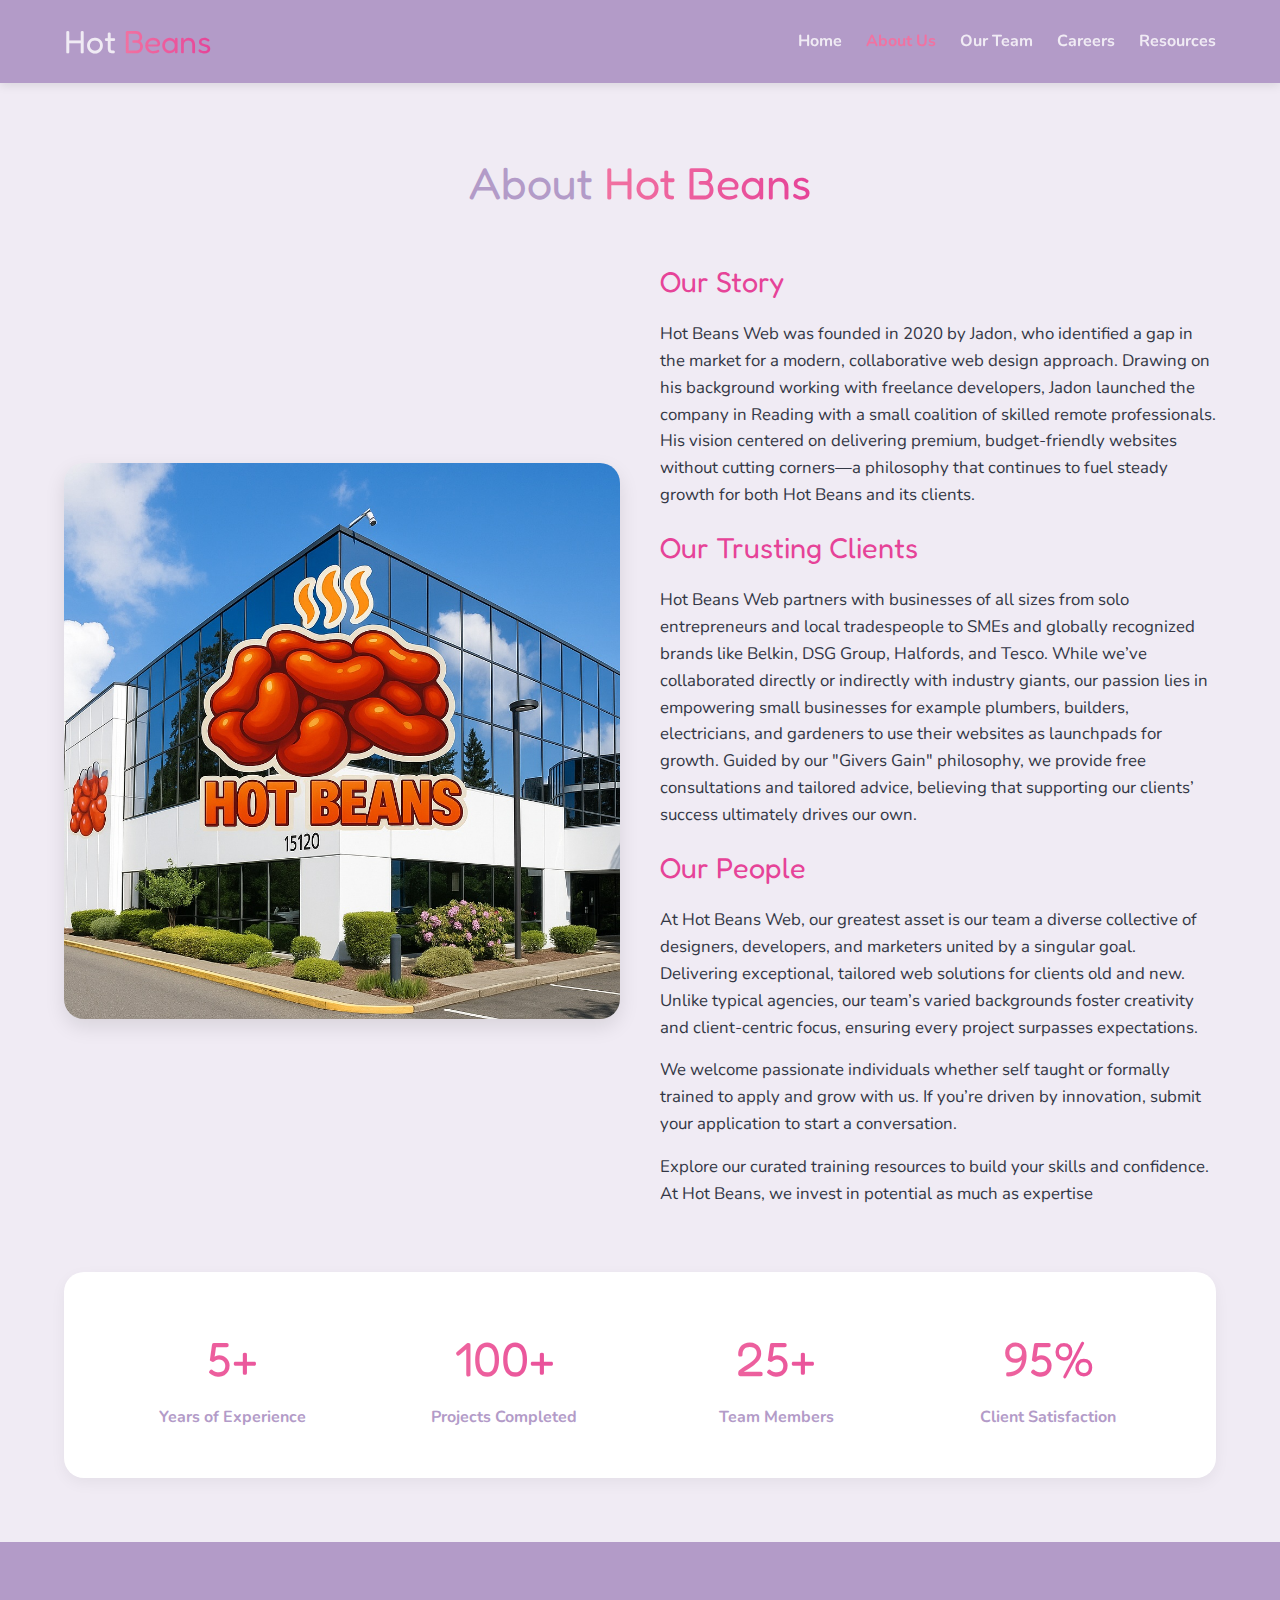
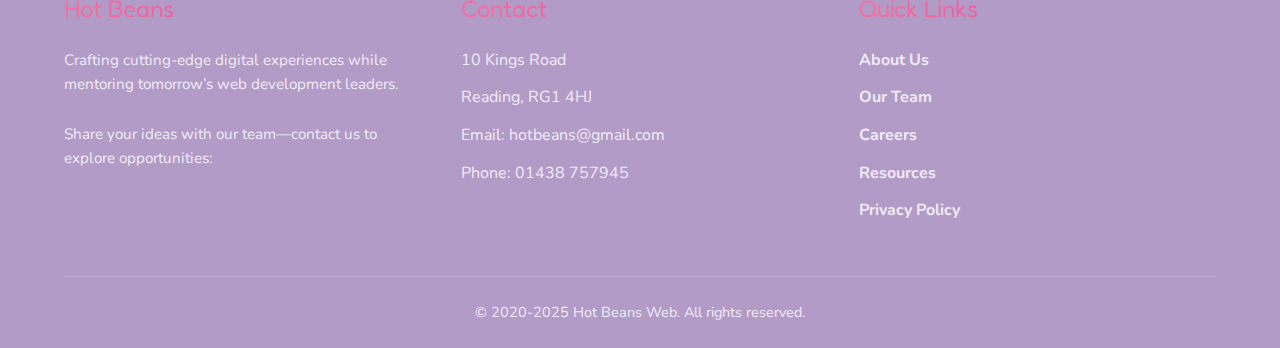
<file: about.html>
<!DOCTYPE html>
<html lang="en">
<head>
  <meta charset="UTF-8">
  <meta name="viewport" content="width=device-width, initial-scale=1.0">
  <link rel="icon" type="image/x-icon" href="img/logo.png">
  <title>About - Hotbeans</title>
  <link rel="stylesheet" href="styles.css">
</head>
<body>
    <!-- Header with Navigation -->
    <header>
      <div class="container">
          <nav>
              <div class="logo">Hot<span>Beans</span></div>
              <div class="hamburger">
                <span></span>
                <span></span>
                <span></span>
                <span></span>
                <span></span>
            </div>
              <ul class="nav-links">
                  <li><a href="index.html">Home</a></li>
                  <li><a href="about.html" class="active">About Us</a></li>
                  <li><a href="team.html">Our Team</a></li>
                  <li><a href="careers.html">Careers</a></li>
                  <li><a href="courses.html">Resources</a></li>
              </ul>
          </nav>
      </div>
  </header>


    <!-- About Company -->
    <section id="about" class="section">
      <div class="container">
          <h2 class="section-title">About <span class="gradient-text">Hot Beans</span></h2>
          <div class="about-content">
              <div class="about-image">
                  <img src="img/Offices.jpg" alt="Hot Beans Web office">
              </div>
              <div class="about-text">

                <h3>Our Story</h3>
                  <p>Hot Beans Web was founded in 2020 by Jadon, who identified a gap in the market for a modern, collaborative web design approach.
                    Drawing on his background working with freelance developers, Jadon launched the company in Reading with a small coalition of skilled remote professionals. 
                    His vision centered on delivering premium, budget-friendly websites without cutting corners—a philosophy that continues to fuel steady growth for both Hot Beans and its clients.

                  </p>
                    
                  <h3>Our Trusting Clients</h3>

                  <p>Hot Beans Web partners with businesses of all sizes from solo entrepreneurs and local tradespeople to SMEs and globally recognized brands like Belkin, DSG Group, Halfords, and Tesco. 
                    While we’ve collaborated directly or indirectly with industry giants, our passion lies in empowering small businesses for example plumbers, builders, electricians, and gardeners to use their websites as launchpads for growth. 
                    Guided by our "Givers Gain" philosophy, we provide free consultations and tailored advice, believing that supporting our clients’ success ultimately drives our own.</p>

                  <h3>Our People</h3>
                  <p>At Hot Beans Web, our greatest asset is our team a diverse collective of designers, developers, and marketers united by a singular goal. Delivering exceptional, tailored web solutions for clients old and new.
                    Unlike typical agencies, our team’s varied backgrounds foster creativity and client-centric focus, ensuring every project surpasses expectations.</p>
                    
                  <p>We welcome passionate individuals whether self taught or formally trained to apply and grow with us. If you’re driven by innovation, submit your application to start a conversation.</p>
                    
                  <p>Explore our curated training resources to build your skills and confidence. At Hot Beans, we invest in potential as much as expertise</p>
                  
              </div>
          </div>
          <div class="stats">
              <div class="stat-item">
                  <div class="stat-number">5+</div>
                  <div class="stat-text">Years of Experience</div>
              </div>
              <div class="stat-item">
                  <div class="stat-number">100+</div>
                  <div class="stat-text">Projects Completed</div>
              </div>
              <div class="stat-item">
                  <div class="stat-number">25+</div>
                  <div class="stat-text">Team Members</div>
              </div>
              <div class="stat-item">
                  <div class="stat-number">95%</div>
                  <div class="stat-text">Client Satisfaction</div>
              </div>
          </div>
      </div>
  </section>

    <!-- Footer -->
    <footer>
        <div class="container">
            <div class="footer-content">
                <div class="footer-column">
                    <h3>Hot Beans</h3>
                    <p>Crafting cutting-edge digital experiences while mentoring tomorrow’s web development leaders.</p>
                    <br>
                    <p>Share your ideas with our team—contact us to explore opportunities:</p>
                </div>
                <div class="footer-column">
                    <h3>Contact</h3>
                    <ul class="footer-links">
                        <li>10 Kings Road</li>
                        <li>Reading, RG1 4HJ</li>
                        <li>Email: hotbeans@gmail.com</li>
                        <li>Phone: 01438 757945</li>
                    </ul>
                </div>
              
                <div class="footer-column">
                    <h3>Quick Links</h3>
                    <ul class="footer-links">
                        <li><a href="about.html">About Us</a></li>
                        <li><a href="team.html">Our Team</a></li>
                        <li><a href="careers.html">Careers</a></li>
                        <li><a href="courses.html">Resources</a></li>
                        <li><a href="privacy.html">Privacy Policy</a></li>
                    </ul>
                </div>
            </div>
            <div class="footer-bottom">
                <p>&copy; 2020-2025 Hot Beans Web. All rights reserved.</p>
            </div>
        </div>
    </footer>
</body>
<script src="script.js"></script>
</html>
</file>
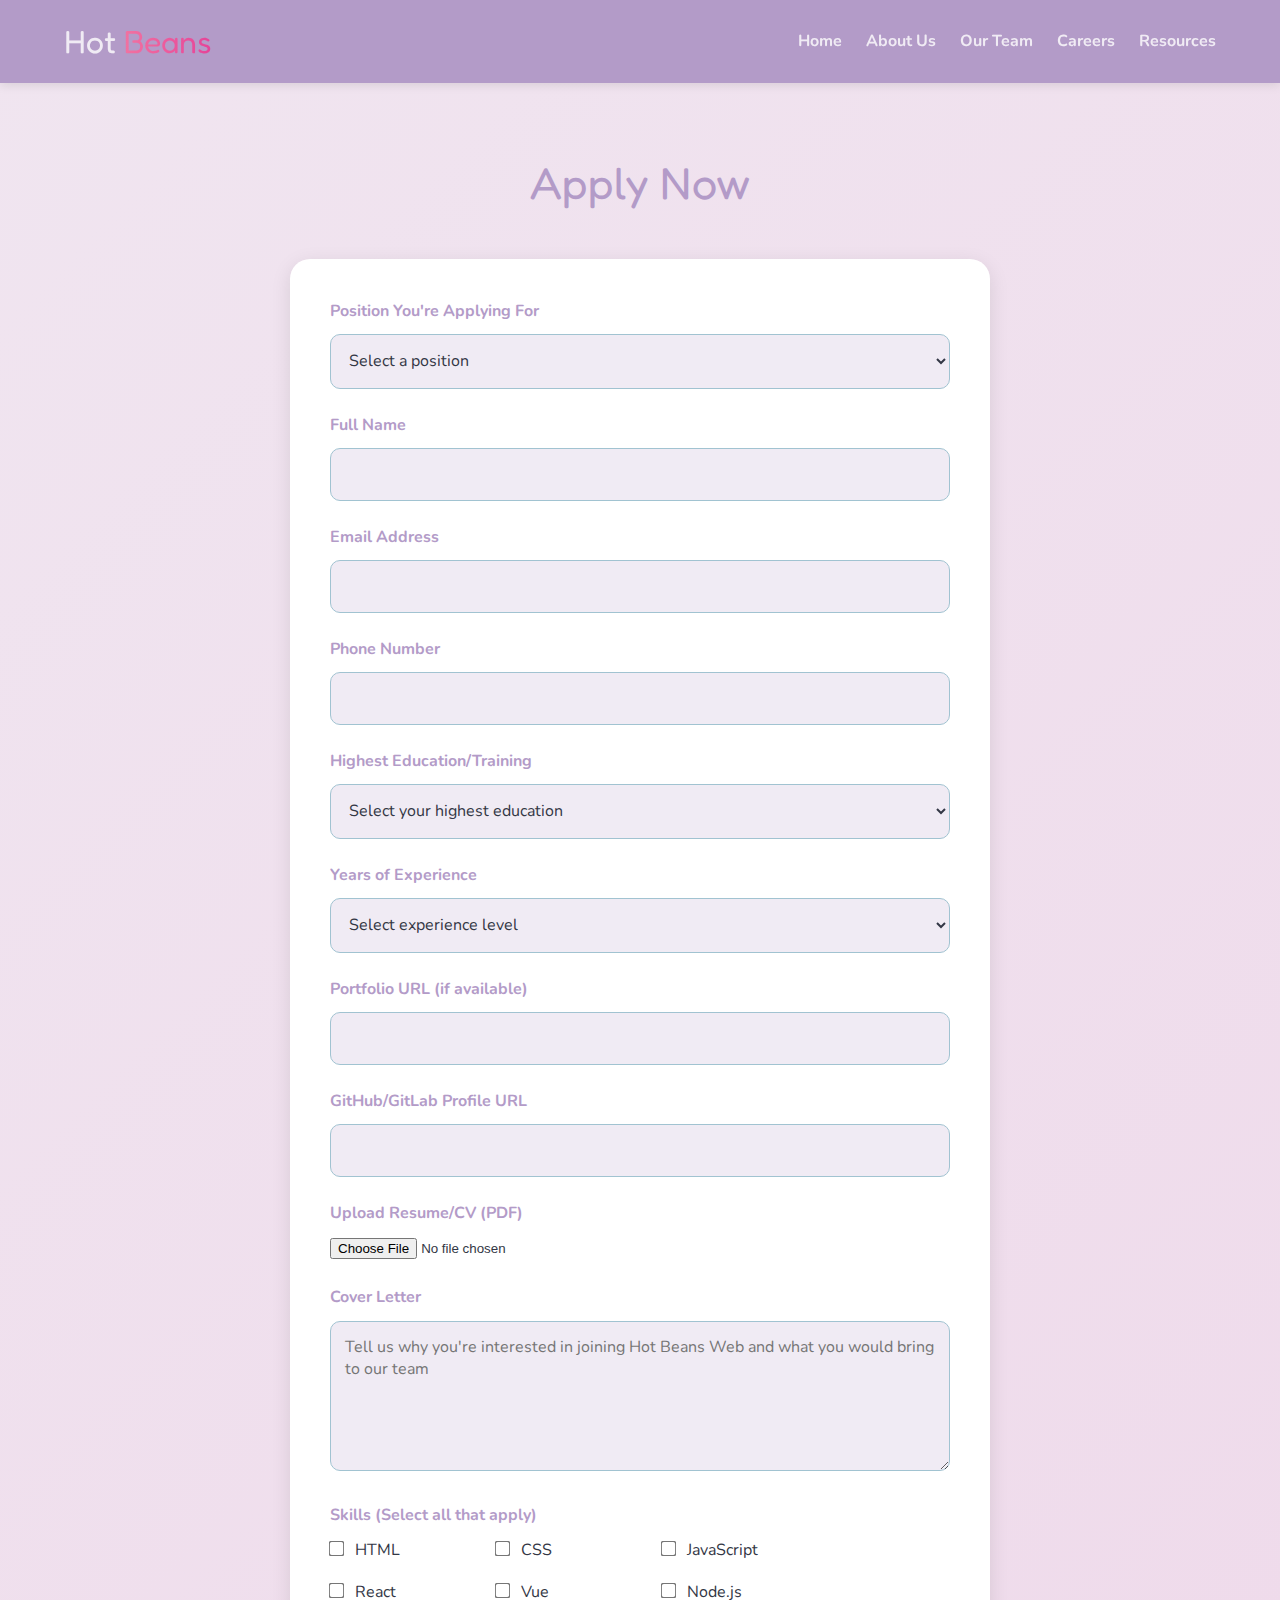
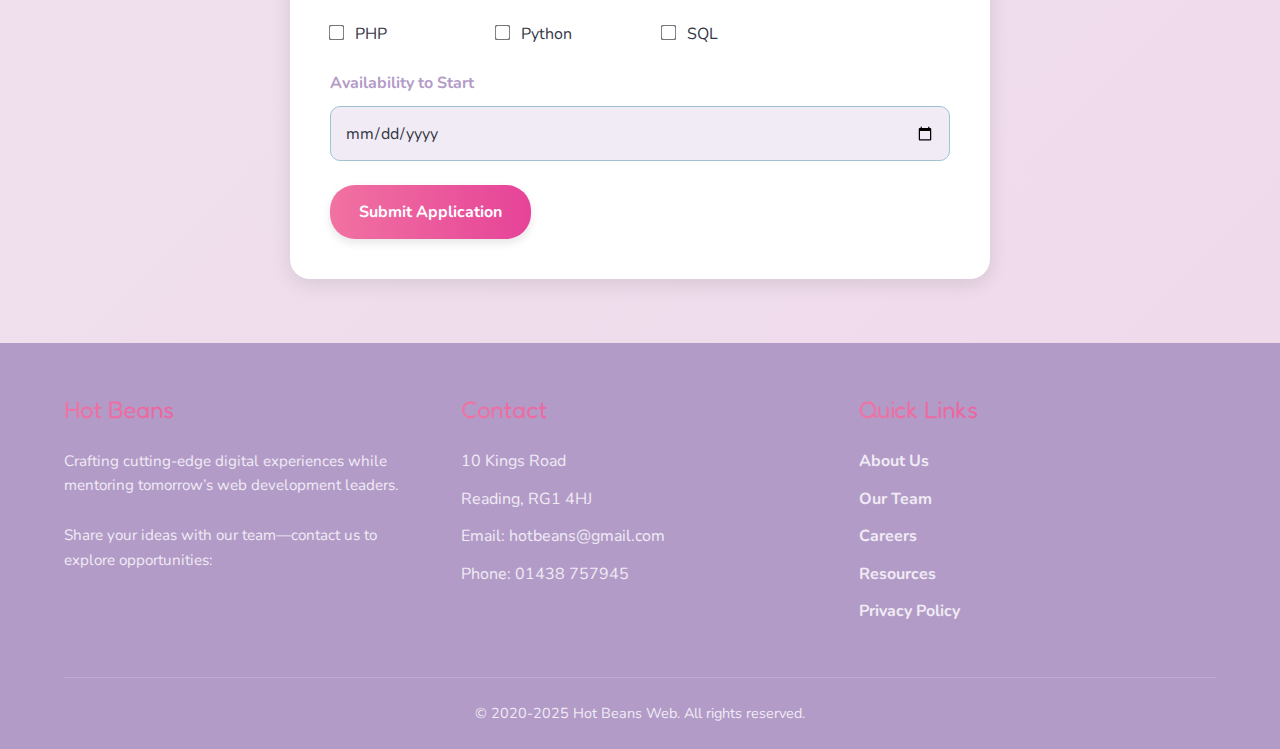
<file: apply.html>
<!DOCTYPE html>
<html lang="en">
<head>
    <meta charset="UTF-8">
    <meta name="viewport" content="width=device-width, initial-scale=1.0">
    <link rel="icon" type="image/x-icon" href="img/logo.png">
    <link rel="stylesheet" href="styles.css">
    <title>Hot Beans Web - Apply</title>
</head>
<body>
    <!-- Header with Navigation -->
    <header>
        <div class="container">
            <nav>
                <div class="logo">Hot<span>Beans</span></div>
                <div class="hamburger">
                    <span></span>
                    <span></span>
                    <span></span>
                    <span></span>
                    <span></span>
                </div>
                <ul class="nav-links">
                    <li><a href="index.html">Home</a></li>
                    <li><a href="about.html">About Us</a></li>
                    <li><a href="team.html">Our Team</a></li>
                    <li><a href="careers.html">Careers</a></li>
                    <li><a href="courses.html">Resources</a></li>
                </ul>
            </nav>
        </div>
    </header>

    <!-- Application Form Section -->
    <section id="apply" class="section apply-section">
        <div class="container">
            <h2 class="section-title">Apply Now</h2>
            <div class="form-container">
                <form id="application-form">
                    <div class="form-group">
                        <label for="position">Position You're Applying For</label>
                        <select id="position" required>
                            <option value="">Select a position</option>
                            <option value="frontend">Junior Frontend Developer</option>
                            <option value="backend">Junior Backend Developer</option>
                            <option value="fullstack">Junior Full Stack Developer</option>
                        </select>
                    </div>
                    <div class="form-group">
                        <label for="name">Full Name</label>
                        <input type="text" id="name" required>
                    </div>
                    <div class="form-group">
                        <label for="email">Email Address</label>
                        <input type="email" id="email" required>
                    </div>
                    <div class="form-group">
                        <label for="phone">Phone Number</label>
                        <input type="tel" id="phone" required>
                    </div>
                    <div class="form-group">
                        <label for="education">Highest Education/Training</label>
                        <select id="education" required>
                            <option value="">Select your highest education</option>
                            <option value="bootcamp">Coding Bootcamp</option>
                            <option value="associates">Associate's Degree</option>
                            <option value="bachelor">Bachelor's Degree</option>
                            <option value="master">Master's Degree</option>
                            <option value="phd">PhD</option>
                            <option value="self">Self-taught</option>
                        </select>
                    </div>
                    <div class="form-group">
                        <label for="experience">Years of Experience</label>
                        <select id="experience" required>
                            <option value="">Select experience level</option>
                            <option value="0-1">0-1 years</option>
                            <option value="1-2">1-2 years</option>
                            <option value="2-3">2-3 years</option>
                            <option value="3+">3+ years</option>
                        </select>
                    </div>
                    <div class="form-group">
                        <label for="portfolio">Portfolio URL (if available)</label>
                        <input type="url" id="portfolio">
                    </div>
                    <div class="form-group">
                        <label for="github">GitHub/GitLab Profile URL</label>
                        <input type="url" id="github">
                    </div>
                    <div class="form-group">
                        <label for="resume">Upload Resume/CV (PDF)</label>
                        <input type="file" id="resume" accept=".pdf" required>
                    </div>
                    <div class="form-group">
                        <label for="cover">Cover Letter</label>
                        <textarea id="cover" placeholder="Tell us why you're interested in joining Hot Beans Web and what you would bring to our team"></textarea>
                    </div>
                    <div class="form-group">
                        <label for="skills">Skills (Select all that apply)</label>
                        <div style="display: flex; flex-wrap: wrap; gap: 1rem; margin-top: 0.5rem;">
                            <div style="min-width: 150px;">
                                <input type="checkbox" id="html" name="skills">
                                <label for="html" style="display: inline;">HTML</label>
                            </div>
                            <div style="min-width: 150px;">
                                <input type="checkbox" id="css" name="skills">
                                <label for="css" style="display: inline;">CSS</label>
                            </div>
                            <div style="min-width: 150px;">
                                <input type="checkbox" id="js" name="skills">
                                <label for="js" style="display: inline;">JavaScript</label>
                            </div>
                            <div style="min-width: 150px;">
                                <input type="checkbox" id="react" name="skills">
                                <label for="react" style="display: inline;">React</label>
                            </div>
                            <div style="min-width: 150px;">
                                <input type="checkbox" id="vue" name="skills">
                                <label for="vue" style="display: inline;">Vue</label>
                            </div>
                            <div style="min-width: 150px;">
                                <input type="checkbox" id="node" name="skills">
                                <label for="node" style="display: inline;">Node.js</label>
                            </div>
                            <div style="min-width: 150px;">
                                <input type="checkbox" id="php" name="skills">
                                <label for="php" style="display: inline;">PHP</label>
                            </div>
                            <div style="min-width: 150px;">
                                <input type="checkbox" id="python" name="skills">
                                <label for="python" style="display: inline;">Python</label>
                            </div>
                            <div style="min-width: 150px;">
                                <input type="checkbox" id="sql" name="skills">
                                <label for="sql" style="display: inline;">SQL</label>
                            </div>
                        </div>
                    </div>
                    <div class="form-group">
                        <label for="start">Availability to Start</label>
                        <input type="date" id="start" required>
                    </div>
                    <a href="thanks.html" class="btn">Submit Application</a>
                </form>
            </div>
        </div>
    </section>

    <!-- Footer -->
    <footer>
        <div class="container">
            <div class="footer-content">
                <div class="footer-column">
                    <h3>Hot Beans</h3>
                    <p>Crafting cutting-edge digital experiences while mentoring tomorrow’s web development leaders.</p>
                    <br>
                    <p>Share your ideas with our team—contact us to explore opportunities:</p>
                </div>
                <div class="footer-column">
                    <h3>Contact</h3>
                    <ul class="footer-links">
                        <li>10 Kings Road</li>
                        <li>Reading, RG1 4HJ</li>
                        <li>Email: hotbeans@gmail.com</li>
                        <li>Phone: 01438 757945</li>
                    </ul>
                </div>
              
                <div class="footer-column">
                    <h3>Quick Links</h3>
                    <ul class="footer-links">
                        <li><a href="about.html">About Us</a></li>
                        <li><a href="team.html">Our Team</a></li>
                        <li><a href="careers.html">Careers</a></li>
                        <li><a href="courses.html">Resources</a></li>
                        <li><a href="privacy.html">Privacy Policy</a></li>
                    </ul>
                </div>
            </div>
            <div class="footer-bottom">
                <p>&copy; 2020-2025 Hot Beans Web. All rights reserved.</p>
            </div>
        </div>
    </footer>
</body>
<script src="script.js"></script>
</html>
</file>
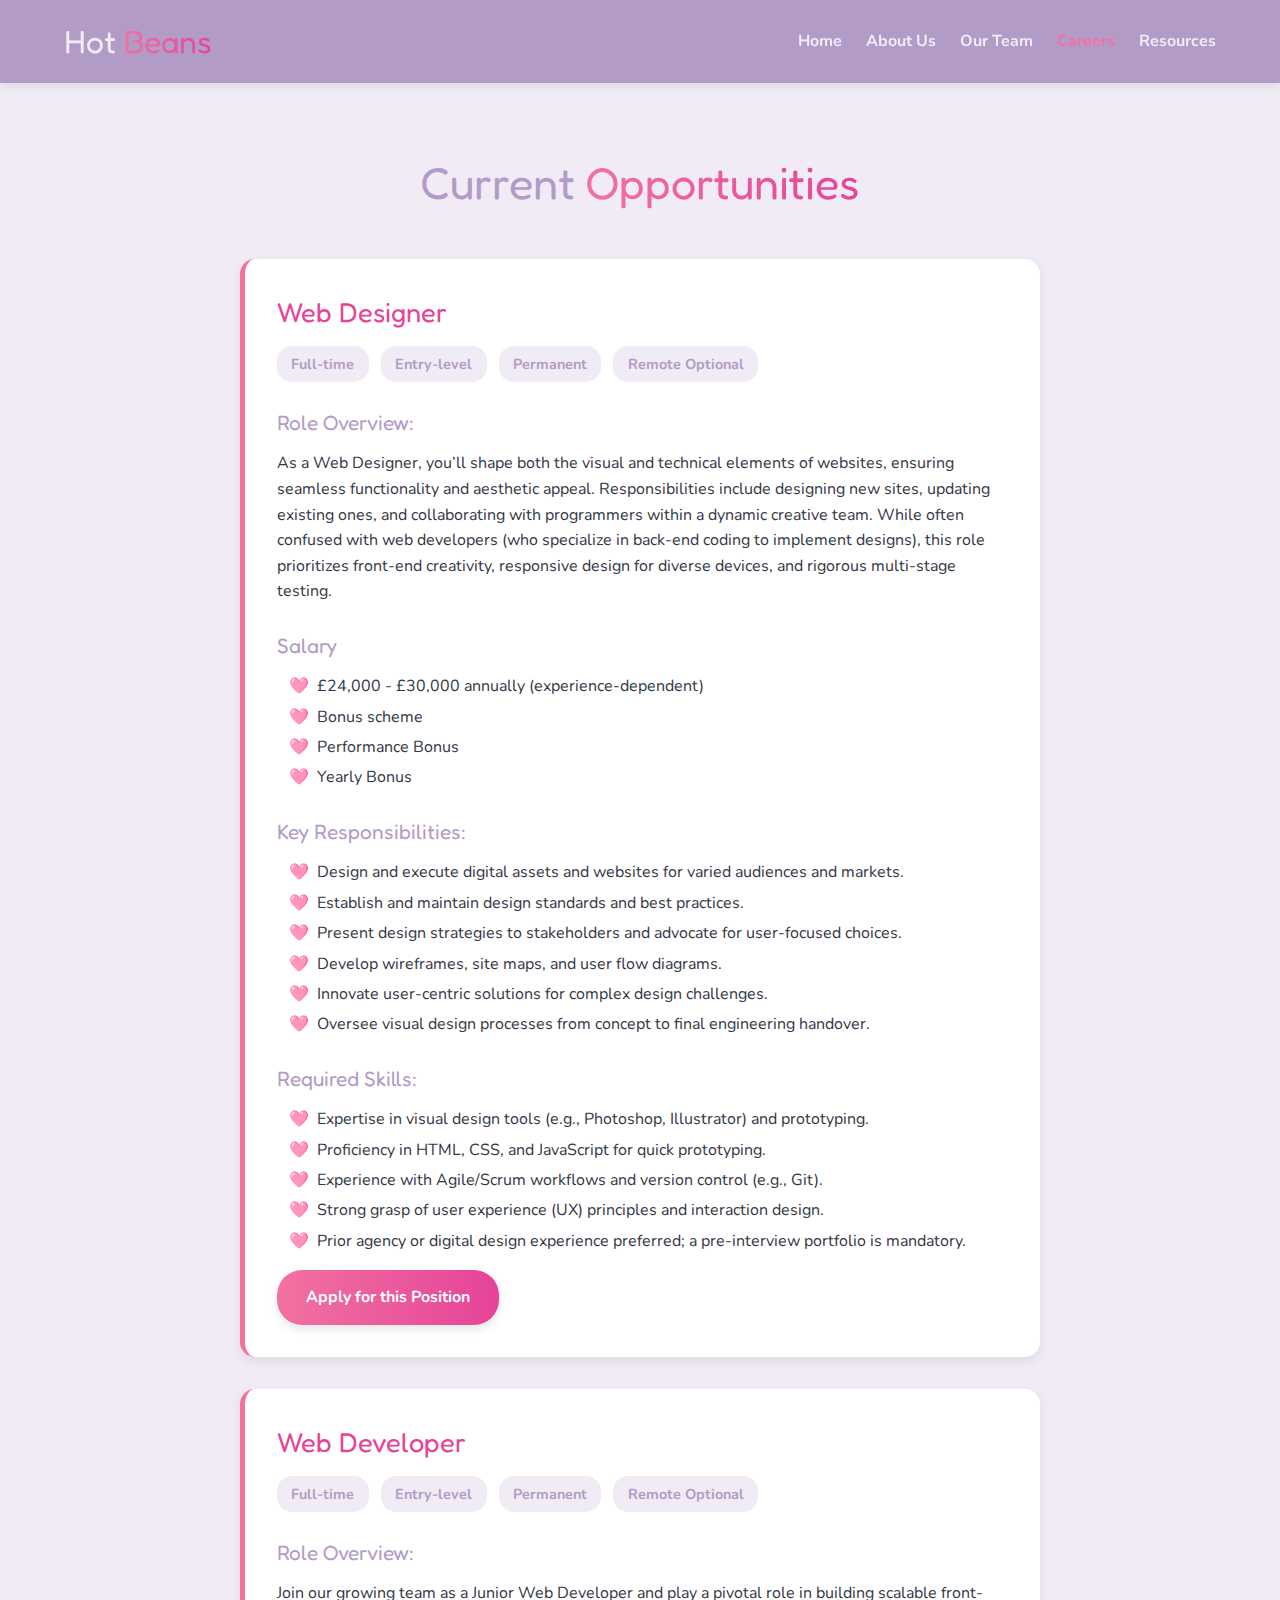
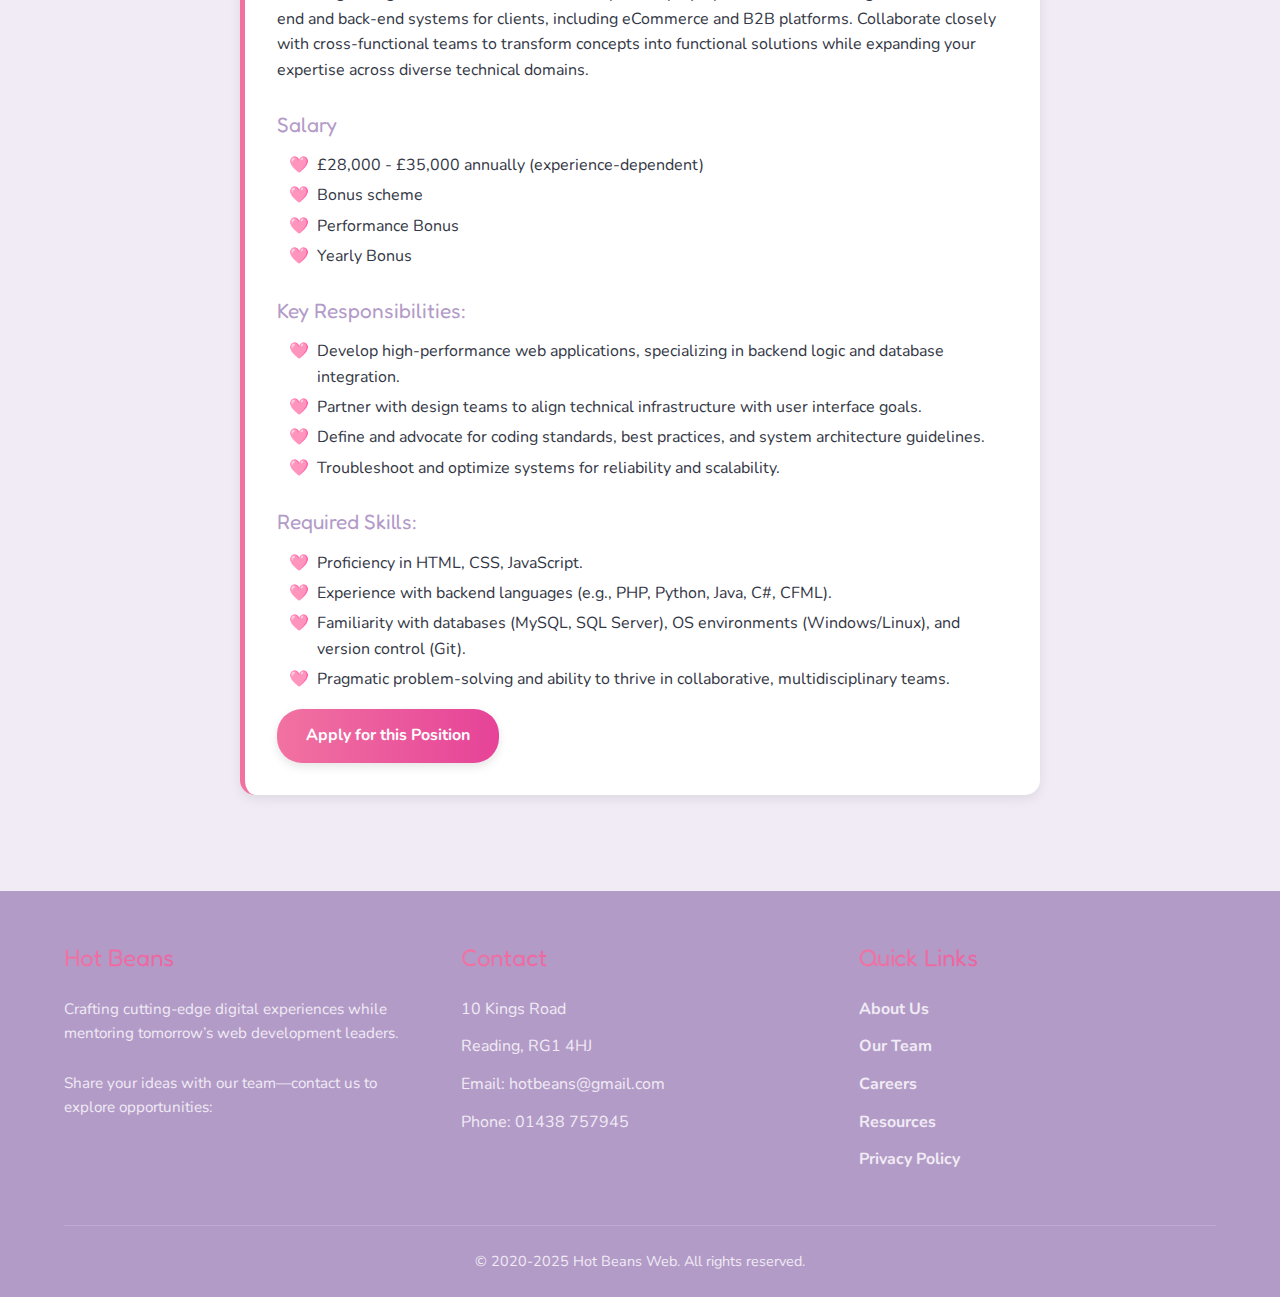
<file: careers.html>
<!DOCTYPE html>
<html lang="en">
<head>
  <meta charset="UTF-8">
  <meta name="viewport" content="width=device-width, initial-scale=1.0">
  <link rel="icon" type="image/x-icon" href="img/logo.png">
  <title>Careers - Hotbeans</title>
  <link rel="stylesheet" href="styles.css">
</head>
<body>
    <!-- Header with Navigation -->
    <header>
      <div class="container">
          <nav>
              <div class="logo">Hot<span>Beans</span></div>
              <div class="hamburger">
                <span></span>
                <span></span>
                <span></span>
                <span></span>
                <span></span>
            </div>
              <ul class="nav-links">
                  <li><a href="index.html">Home</a></li>
                  <li><a href="about.html">About Us</a></li>
                  <li><a href="team.html">Our Team</a></li>
                  <li><a href="careers.html" class="active">Careers</a></li>
                  <li><a href="courses.html">Resources</a></li>
              </ul>
          </nav>
      </div>
  </header>


   <!-- Job Specifications Section -->
   <section id="jobs" class="section">
    <div class="container">
        <h2 class="section-title">Current <span>Opportunities</span></h2>
        <div class="jobs-container">
           <div class="job-card">
                    <h3 class="job-title">Web Designer</h3>
                    <div class="job-meta">
                        <span>Full-time</span>
                        <span>Entry-level</span>
                        <span>Permanent</span>
                        <span>Remote Optional</span>
                    </div>
                    <div class="job-description">
                        <h4>Role Overview:</h4>
                        <p>As a Web Designer, you’ll shape both the visual and technical elements of websites, ensuring seamless functionality and aesthetic appeal. Responsibilities include designing new sites, updating existing ones, and collaborating with programmers within a dynamic creative team. While often confused with web developers (who specialize in back-end coding to implement designs), this role prioritizes front-end creativity, responsive design for diverse devices, and rigorous multi-stage testing.</p>
                        <h4>Salary</h4>
                        <ul>
                            <li>£24,000 - £30,000 annually (experience-dependent)</li>
                            <li>Bonus scheme</li>    
                            <li>Performance Bonus</li>
                            <li>Yearly Bonus</li>
                        </ul>  
                    </div>
                    <div class="job-requirements">
                        <h4>Key Responsibilities:</h4>
                        <ul>
                            <li>Design and execute digital assets and websites for varied audiences and markets.</li>
                            <li>Establish and maintain design standards and best practices.</li>
                            <li>Present design strategies to stakeholders and advocate for user-focused choices.</li>
                            <li>Develop wireframes, site maps, and user flow diagrams.</li>
                            <li>Innovate user-centric solutions for complex design challenges.</li>
                            <li>Oversee visual design processes from concept to final engineering handover.</li>
                           
                        </ul>
                    </div>
                    <div class="job-qualifications">
                        <h4>Required Skills:</h4>
                        <ul>
                            <li>Expertise in visual design tools (e.g., Photoshop, Illustrator) and prototyping.</li>
                            <li>Proficiency in HTML, CSS, and JavaScript for quick prototyping.</li>
                            <li>Experience with Agile/Scrum workflows and version control (e.g., Git).</li>
                            <li>Strong grasp of user experience (UX) principles and interaction design.</li>
                            <li>Prior agency or digital design experience preferred; a pre-interview portfolio is mandatory.</li>
                            
                        </ul>
                    </div>
                    <div style="margin-top: 1rem;">
                        <a href="apply.html" class="btn">Apply for this Position</a>
                    </div>
                </div>
            
            <div class="job-card">
                <h3 class="job-title">Web Developer</h3>
                <div class="job-meta">
                    <span>Full-time</span>
                    <span>Entry-level</span>
                    <span>Permanent</span>
                    <span>Remote Optional</span>
                </div>
                <div class="job-description">
                    <h4>Role Overview:</h4>
                    <p>Join our growing team as a Junior Web Developer and play a pivotal role in building scalable front-end and back-end systems for clients, including eCommerce and B2B platforms. Collaborate closely with cross-functional teams to transform concepts into functional solutions while expanding your expertise across diverse technical domains.

</p>
                    <h4>Salary</h4>
                    <ul>
                        <li>£28,000 - £35,000 annually (experience-dependent) </li>
                        <li>Bonus scheme</li>    
                        <li>Performance Bonus</li>
                        <li>Yearly Bonus</li>
                    </ul> 
                </div>
                <div class="job-requirements">
                    <h4>Key Responsibilities:</h4>
                    <ul>
                        <li>Develop high-performance web applications, specializing in backend logic and database integration.</li>
                        <li>Partner with design teams to align technical infrastructure with user interface goals.</li>
                        <li>Define and advocate for coding standards, best practices, and system architecture guidelines.</li>
                        <li>Troubleshoot and optimize systems for reliability and scalability.</li>
                    </ul>
                </div>
                <div class="job-qualifications">
                    <h4>Required Skills:</h4>
                    <ul>
                        <li>Proficiency in HTML, CSS, JavaScript.</li>
                        <li>Experience with backend languages (e.g., PHP, Python, Java, C#, CFML).</li>
                        <li>Familiarity with databases (MySQL, SQL Server), OS environments (Windows/Linux), and version control (Git).</li>
                        <li>Pragmatic problem-solving and ability to thrive in collaborative, multidisciplinary teams.</li>
                    </ul>
                </div>
                <div style="margin-top: 1rem;">
                    <a href="apply.html" class="btn">Apply for this Position</a>
                </div>
            </div>
        </div>
    </div>
</section>

    <!-- Footer -->
    <footer>
        <div class="container">
            <div class="footer-content">
                <div class="footer-column">
                    <h3>Hot Beans</h3>
                    <p>Crafting cutting-edge digital experiences while mentoring tomorrow’s web development leaders.</p>
                    <br>
                    <p>Share your ideas with our team—contact us to explore opportunities:</p>
                </div>
                <div class="footer-column">
                    <h3>Contact</h3>
                    <ul class="footer-links">
                        <li>10 Kings Road</li>
                        <li>Reading, RG1 4HJ</li>
                        <li>Email: hotbeans@gmail.com</li>
                        <li>Phone: 01438 757945</li>
                    </ul>
                </div>
              
                <div class="footer-column">
                    <h3>Quick Links</h3>
                    <ul class="footer-links">
                        <li><a href="about.html">About Us</a></li>
                        <li><a href="team.html">Our Team</a></li>
                        <li><a href="careers.html">Careers</a></li>
                        <li><a href="courses.html">Resources</a></li>
                        <li><a href="privacy.html">Privacy Policy</a></li>
                    </ul>
                </div>
            </div>
            <div class="footer-bottom">
                <p>&copy; 2020-2025 Hot Beans Web. All rights reserved.</p>
            </div>
        </div>
    </footer>
</body>
<script src="script.js"></script>
</html>
</file>
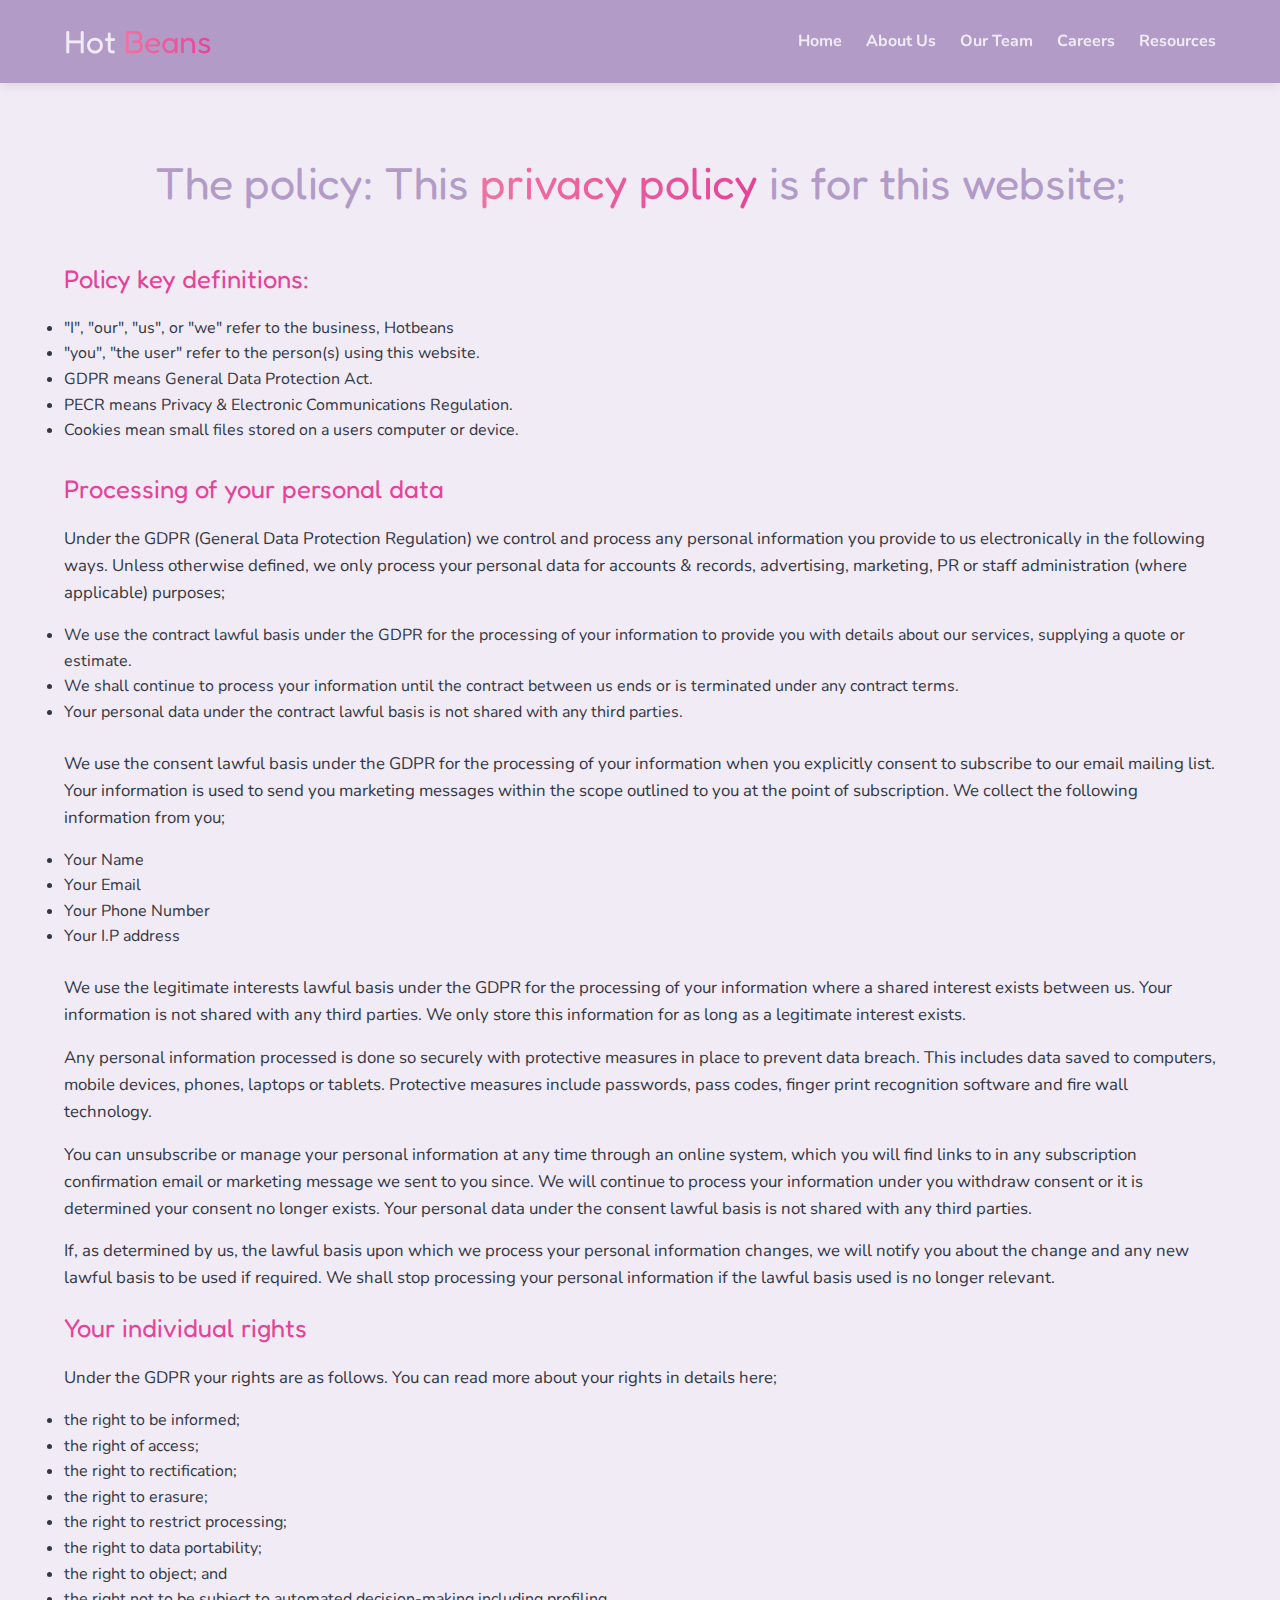
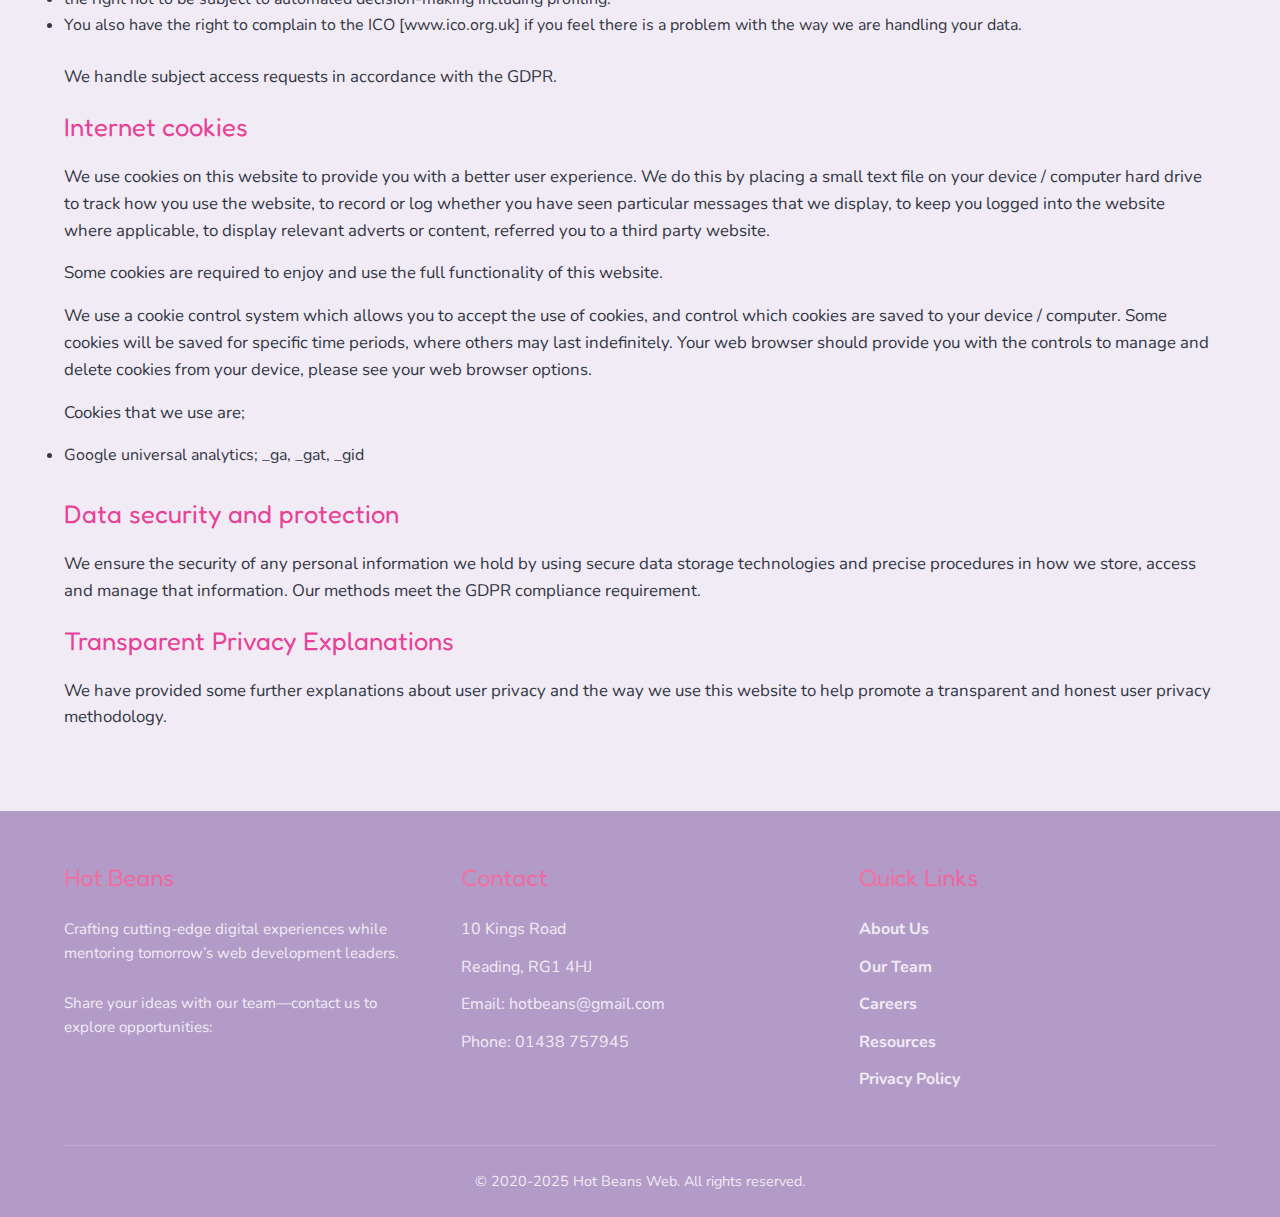
<file: privacy.html>
<!DOCTYPE html>
<html lang="en">
<head>
    <meta charset="UTF-8">
    <meta name="viewport" content="width=device-width, initial-scale=1.0">
    <link rel="icon" type="image/x-icon" href="img/logo.png">
    <link rel="stylesheet" href="styles.css">
    <title>Privacy - Hotbeans</title>
</head>
<body>
    <!-- Header with Navigation -->
    <header>
        <div class="container">
            <nav>
                <div class="logo">Hot<span>Beans</span></div>
                <div class="hamburger">
                    <span></span>
                    <span></span>
                    <span></span>
                    <span></span>
                    <span></span>
                </div>
                <ul class="nav-links">
                    <li><a href="index.html">Home</a></li>
                    <li><a href="about.html">About Us</a></li>
                    <li><a href="team.html">Our Team</a></li>
                    <li><a href="careers.html">Careers</a></li>
                    <li><a href="courses.html">Resources</a></li>
                </ul>
            </nav>
        </div>
    </header>

    <section id="privacy" class="section">
        <div class="container">
            <h2 class="section-title">The policy: This <span>privacy policy</span> is for this website; </h1>
            <div class="privacy-text">
                <h3>Policy key definitions:</h3>
                <li>"I", "our", "us", or "we" refer to the business, Hotbeans</li>
                <li>"you", "the user" refer to the person(s) using this website.</li>
                <li>GDPR means General Data Protection Act.</li>
                <li>PECR means Privacy & Electronic Communications Regulation.</li>
                <li>Cookies mean small files stored on a users computer or device.</li>
            
            <br>

            <h3>Processing of your personal data</h3>

            <p>Under the GDPR (General Data Protection Regulation) we control and process any personal information you provide to us electronically in the following ways. Unless otherwise defined, we only process your personal data for accounts & records, advertising, marketing, PR or staff administration (where applicable) purposes;</p>


            <li>We use the contract lawful basis under the GDPR for the processing of your information to provide you with details about our services, supplying a quote or estimate.</li>
            <li>We shall continue to process your information until the contract between us ends or is terminated under any contract terms.</li>
            <li>Your personal data under the contract lawful basis is not shared with any third parties.</li>

            <br>

            <p>We use the consent lawful basis under the GDPR for the processing of your information when you explicitly consent to subscribe to our email mailing list. Your information is used to send you marketing messages within the scope outlined to you at the point of subscription. We collect the following information from you;</p>
            
            <li>Your Name</li>
            <li>Your Email</li>
            <li>Your Phone Number</li>
            <li>Your I.P address</li>
            
            <br>

            <p>We use the legitimate interests lawful basis under the GDPR for the processing of your information where a shared interest exists between us. Your information is not shared with any third parties. We only store this information for as long as a legitimate interest exists.</p>
            
            <p>Any personal information processed is done so securely with protective measures in place to prevent data breach. This includes data saved to computers, mobile devices, phones, laptops or tablets. Protective measures include passwords, pass codes, finger print recognition software and fire wall technology.</p>
            
            <p>You can unsubscribe or manage your personal information at any time through an online system, which you will find links to in any subscription confirmation email or marketing message we sent to you since.
                We will continue to process your information under you withdraw consent or it is determined your consent no longer exists.
                Your personal data under the consent lawful basis is not shared with any third parties.</p>
            
            <p>If, as determined by us, the lawful basis upon which we process your personal information changes, we will notify you about the change and any new lawful basis to be used if required. We shall stop processing your personal information if the lawful basis used is no longer relevant.</p>
            
            <h3>Your individual rights</h3>
            <p>Under the GDPR your rights are as follows. You can read more about your rights in details here;</p>
            
            <li>the right to be informed;</li>
            <li>the right of access;</li>
            <li>the right to rectification;</li>
            <li>the right to erasure;</li>
            <li>the right to restrict processing;</li>
            <li>the right to data portability;</li>
            <li>the right to object; and</li>
            <li>the right not to be subject to automated decision-making including profiling.</li>
            <li>You also have the right to complain to the ICO [www.ico.org.uk] if you feel there is a problem with the way we are handling your data.</li>

            <br>

            <p>We handle subject access requests in accordance with the GDPR.</p>
            
            <h3>Internet cookies</h3>
            <p>We use cookies on this website to provide you with a better user experience. We do this by placing a small text file on your device / computer hard drive to track how you use the website, to record or log whether you have seen particular messages that we display, to keep you logged into the website where applicable, to display relevant adverts or content, referred you to a third party website.</p>
            
            <p>Some cookies are required to enjoy and use the full functionality of this website.</p>
            
            <P>We use a cookie control system which allows you to accept the use of cookies, and control which cookies are saved to your device / computer. Some cookies will be saved for specific time periods, where others may last indefinitely. Your web browser should provide you with the controls to manage and delete cookies from your device, please see your web browser options.</P>
            
            <p>Cookies that we use are;</p>
            <li>Google universal analytics; _ga, _gat, _gid</li>
            
            <br>

            <h3>Data security and protection</h3>
            <p>We ensure the security of any personal information we hold by using secure data storage technologies and precise procedures in how we store, access and manage that information. Our methods meet the GDPR compliance requirement.</p>
            
            <h3>Transparent Privacy Explanations</h3>
            <p>We have provided some further explanations about user privacy and the way we use this website to help promote a transparent and honest user privacy methodology.</p>


            </div>
        </div>


    </section>


    <!-- Footer -->
    <footer>
        <div class="container">
            <div class="footer-content">
                <div class="footer-column">
                    <h3>Hot Beans</h3>
                    <p>Crafting cutting-edge digital experiences while mentoring tomorrow’s web development leaders.</p>
                    <br>
                    <p>Share your ideas with our team—contact us to explore opportunities:</p>
                </div>
                <div class="footer-column">
                    <h3>Contact</h3>
                    <ul class="footer-links">
                        <li>10 Kings Road</li>
                        <li>Reading, RG1 4HJ</li>
                        <li>Email: hotbeans@gmail.com</li>
                        <li>Phone: 01438 757945</li>
                    </ul>
                </div>
              
                <div class="footer-column">
                    <h3>Quick Links</h3>
                    <ul class="footer-links">
                        <li><a href="about.html">About Us</a></li>
                        <li><a href="team.html">Our Team</a></li>
                        <li><a href="careers.html">Careers</a></li>
                        <li><a href="courses.html">Resources</a></li>
                        <li><a href="privacy.html">Privacy Policy</a></li>
                    </ul>
                </div>
            </div>
            <div class="footer-bottom">
                <p>&copy; 2020-2025 Hot Beans Web. All rights reserved.</p>
            </div>
        </div>
    </footer>
</body>
<script src="script.js"></script>
</html>
</file>
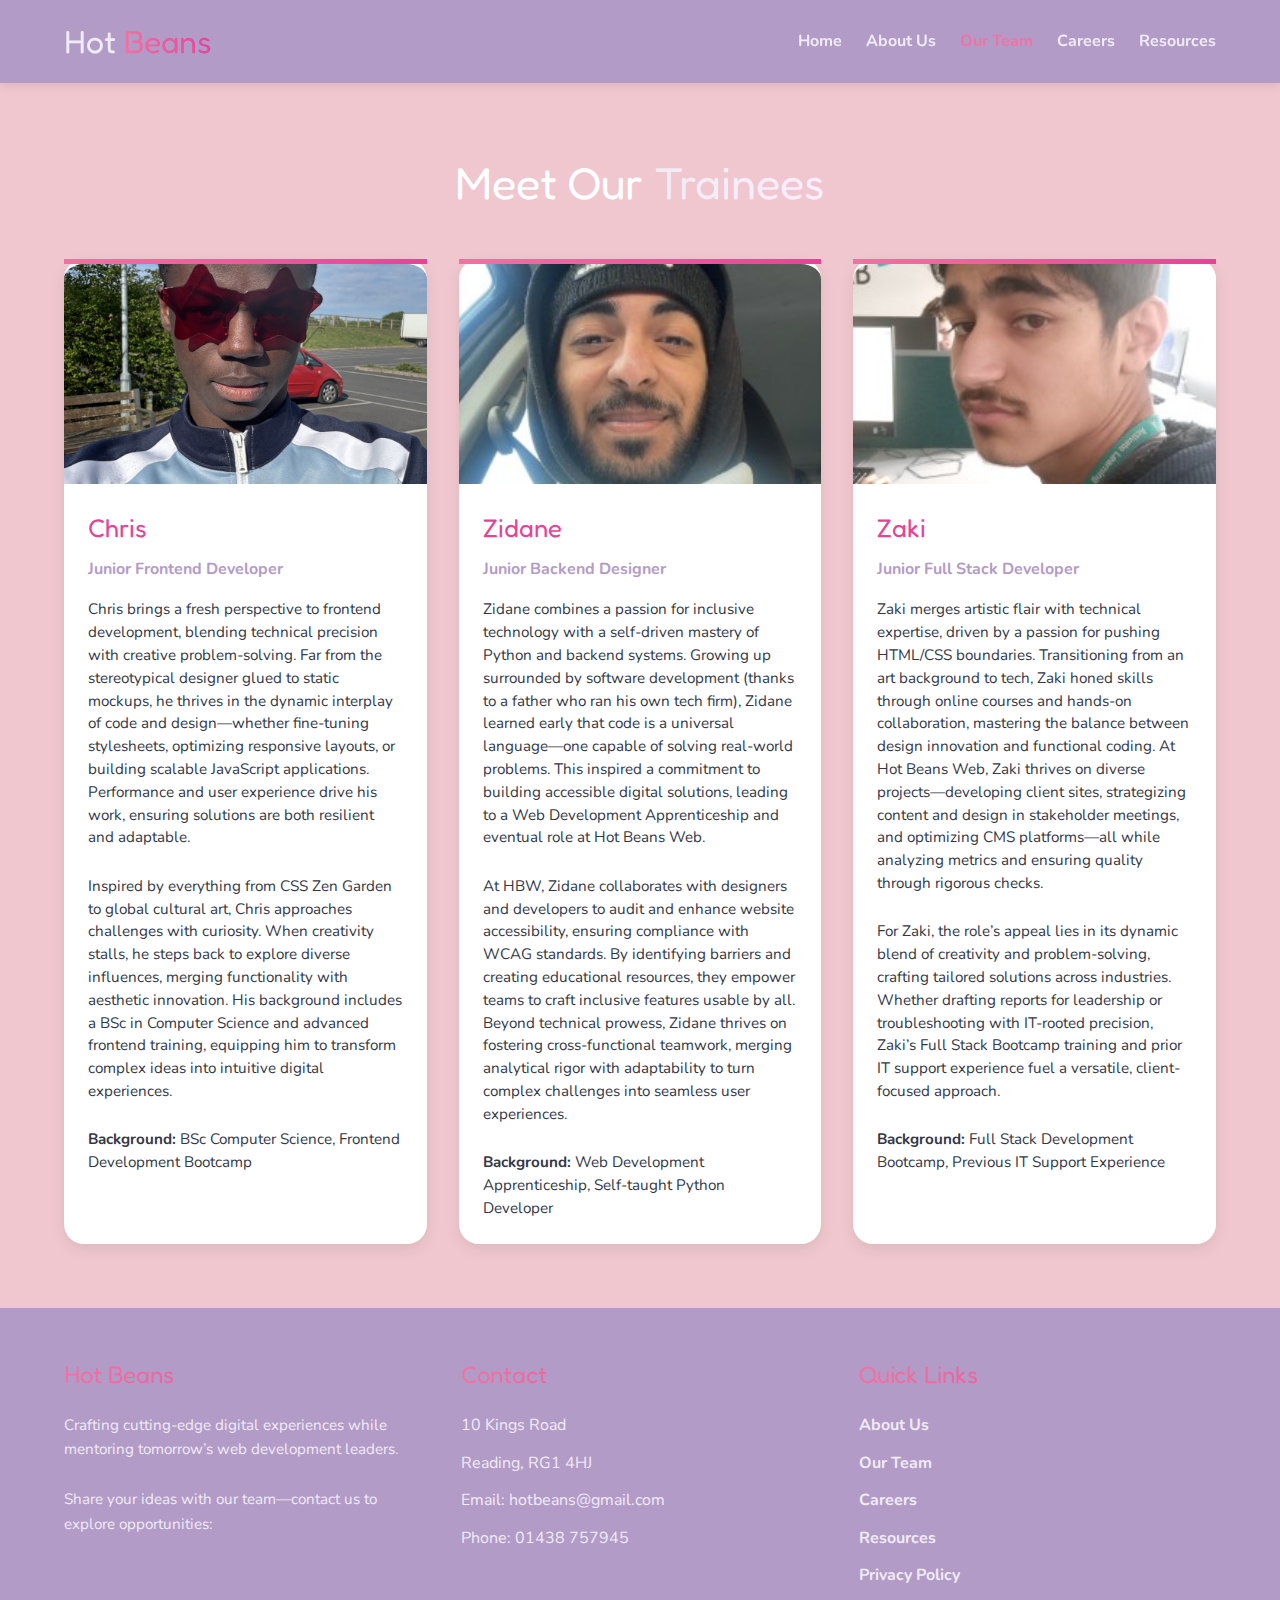
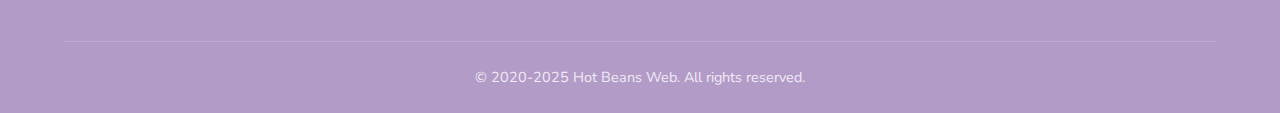
<file: team.html>
<!DOCTYPE html>
<html lang="en">
<head>
  <meta charset="UTF-8">
  <meta name="viewport" content="width=device-width, initial-scale=1.0">
  <link rel="icon" type="image/x-icon" href="img/logo.png">
  <title>Team - Hotbeans</title>
  <link rel="stylesheet" href="styles.css">
</head>
<body>
    <!-- Header with Navigation -->
    <header>
      <div class="container">
          <nav>
              <div class="logo">Hot<span>Beans</span></div>
              <div class="hamburger">
                <span></span>
                <span></span>
                <span></span>
                <span></span>
                <span></span>
            </div>
              <ul class="nav-links">
                  <li><a href="index.html">Home</a></li>
                  <li><a href="about.html">About Us</a></li>
                  <li><a href="team.html" class="active">Our Team</a></li>
                  <li><a href="careers.html">Careers</a></li>
                  <li><a href="courses.html">Resources</a></li>
              </ul>
          </nav>
      </div>
  </header>


    <!-- Our Developers Section -->
    <section id="developers" class="section developers">
      <div class="container">
          <h2 class="section-title">Meet Our <span class="gradient-text">Trainees</span></h2>
          <div class="dev-grid">
              <div class="dev-card">
                  <div class="dev-image">
                      <img src="img/chirs.jpg" alt="picture of Chris">
                  </div>
                  <div class="dev-info">
                      <h3>Chris</h3>
                      <div class="dev-title">Junior Frontend Developer</div>
                      <p>Chris brings a fresh perspective to frontend development, blending technical precision with creative problem-solving. Far from the stereotypical designer glued to static mockups, he thrives in the dynamic interplay of code and design—whether fine-tuning stylesheets, optimizing responsive layouts, or building scalable JavaScript applications. Performance and user experience drive his work, ensuring solutions are both resilient and adaptable.</p>
                      <br>
                      <p>Inspired by everything from CSS Zen Garden to global cultural art, Chris approaches challenges with curiosity. When creativity stalls, he steps back to explore diverse influences, merging functionality with aesthetic innovation. His background includes a BSc in Computer Science and advanced frontend training, equipping him to transform complex ideas into intuitive digital experiences.</p>
                    
                      <br>
                      <p><strong>Background:</strong> BSc Computer Science, Frontend Development Bootcamp</p>
                  </div>
              </div>
              <div class="dev-card">
                  <div class="dev-image">
                      <img src="img/zidane.jpg" alt="picture of zidane ">
                  </div>
                  <div class="dev-info">
                      <h3>Zidane</h3>
                      <div class="dev-title">Junior Backend Designer</div>
                      <p>Zidane combines a passion for inclusive technology with a self-driven mastery of Python and backend systems. Growing up surrounded by software development (thanks to a father who ran his own tech firm), Zidane learned early that code is a universal language—one capable of solving real-world problems. This inspired a commitment to building accessible digital solutions, leading to a Web Development Apprenticeship and eventual role at Hot Beans Web.</p>
                      <br>
                      <p>At HBW, Zidane collaborates with designers and developers to audit and enhance website accessibility, ensuring compliance with WCAG standards. By identifying barriers and creating educational resources, they empower teams to craft inclusive features usable by all. Beyond technical prowess, Zidane thrives on fostering cross-functional teamwork, merging analytical rigor with adaptability to turn complex challenges into seamless user experiences.</p>
                      </br>
                      <p><strong>Background:</strong> Web Development Apprenticeship, Self-taught Python Developer</p>
                  </div>
              </div>
              <div class="dev-card">
                  <div class="dev-image">
                      <img src="img/zaki.jpg" alt="picture of zaki">
                  </div>
                  <div class="dev-info">
                      <h3>Zaki</h3>
                      <div class="dev-title">Junior Full Stack Developer</div>
                      <p>Zaki merges artistic flair with technical expertise, driven by a passion for pushing HTML/CSS boundaries. Transitioning from an art background to tech, Zaki honed skills through online courses and hands-on collaboration, mastering the balance between design innovation and functional coding. At Hot Beans Web, Zaki thrives on diverse projects—developing client sites, strategizing content and design in stakeholder meetings, and optimizing CMS platforms—all while analyzing metrics and ensuring quality through rigorous checks.</p>
                      </br>
                      <p>For Zaki, the role’s appeal lies in its dynamic blend of creativity and problem-solving, crafting tailored solutions across industries. Whether drafting reports for leadership or troubleshooting with IT-rooted precision, Zaki’s Full Stack Bootcamp training and prior IT support experience fuel a versatile, client-focused approach.</p>
                      <br>
                      <p><strong>Background:</strong> Full Stack Development Bootcamp, Previous IT Support Experience</p>
                  </div>
              </div>
          </div>
      </div>
  </section>

    <!-- Footer -->
    <footer>
        <div class="container">
            <div class="footer-content">
                <div class="footer-column">
                    <h3>Hot Beans</h3>
                    <p>Crafting cutting-edge digital experiences while mentoring tomorrow’s web development leaders.</p>
                    <br>
                    <p>Share your ideas with our team—contact us to explore opportunities:</p>
                </div>
                <div class="footer-column">
                    <h3>Contact</h3>
                    <ul class="footer-links">
                        <li>10 Kings Road</li>
                        <li>Reading, RG1 4HJ</li>
                        <li>Email: hotbeans@gmail.com</li>
                        <li>Phone: 01438 757945</li>
                    </ul>
                </div>
              
                <div class="footer-column">
                    <h3>Quick Links</h3>
                    <ul class="footer-links">
                        <li><a href="about.html">About Us</a></li>
                        <li><a href="team.html">Our Team</a></li>
                        <li><a href="careers.html">Careers</a></li>
                        <li><a href="courses.html">Resources</a></li>
                        <li><a href="privacy.html">Privacy Policy</a></li>
                    </ul>
                </div>
            </div>
            <div class="footer-bottom">
                <p>&copy; 2020-2025 Hot Beans Web. All rights reserved.</p>
            </div>
        </div>
    </footer>
</body>
<script src="script.js"></script>
</html>
</file>
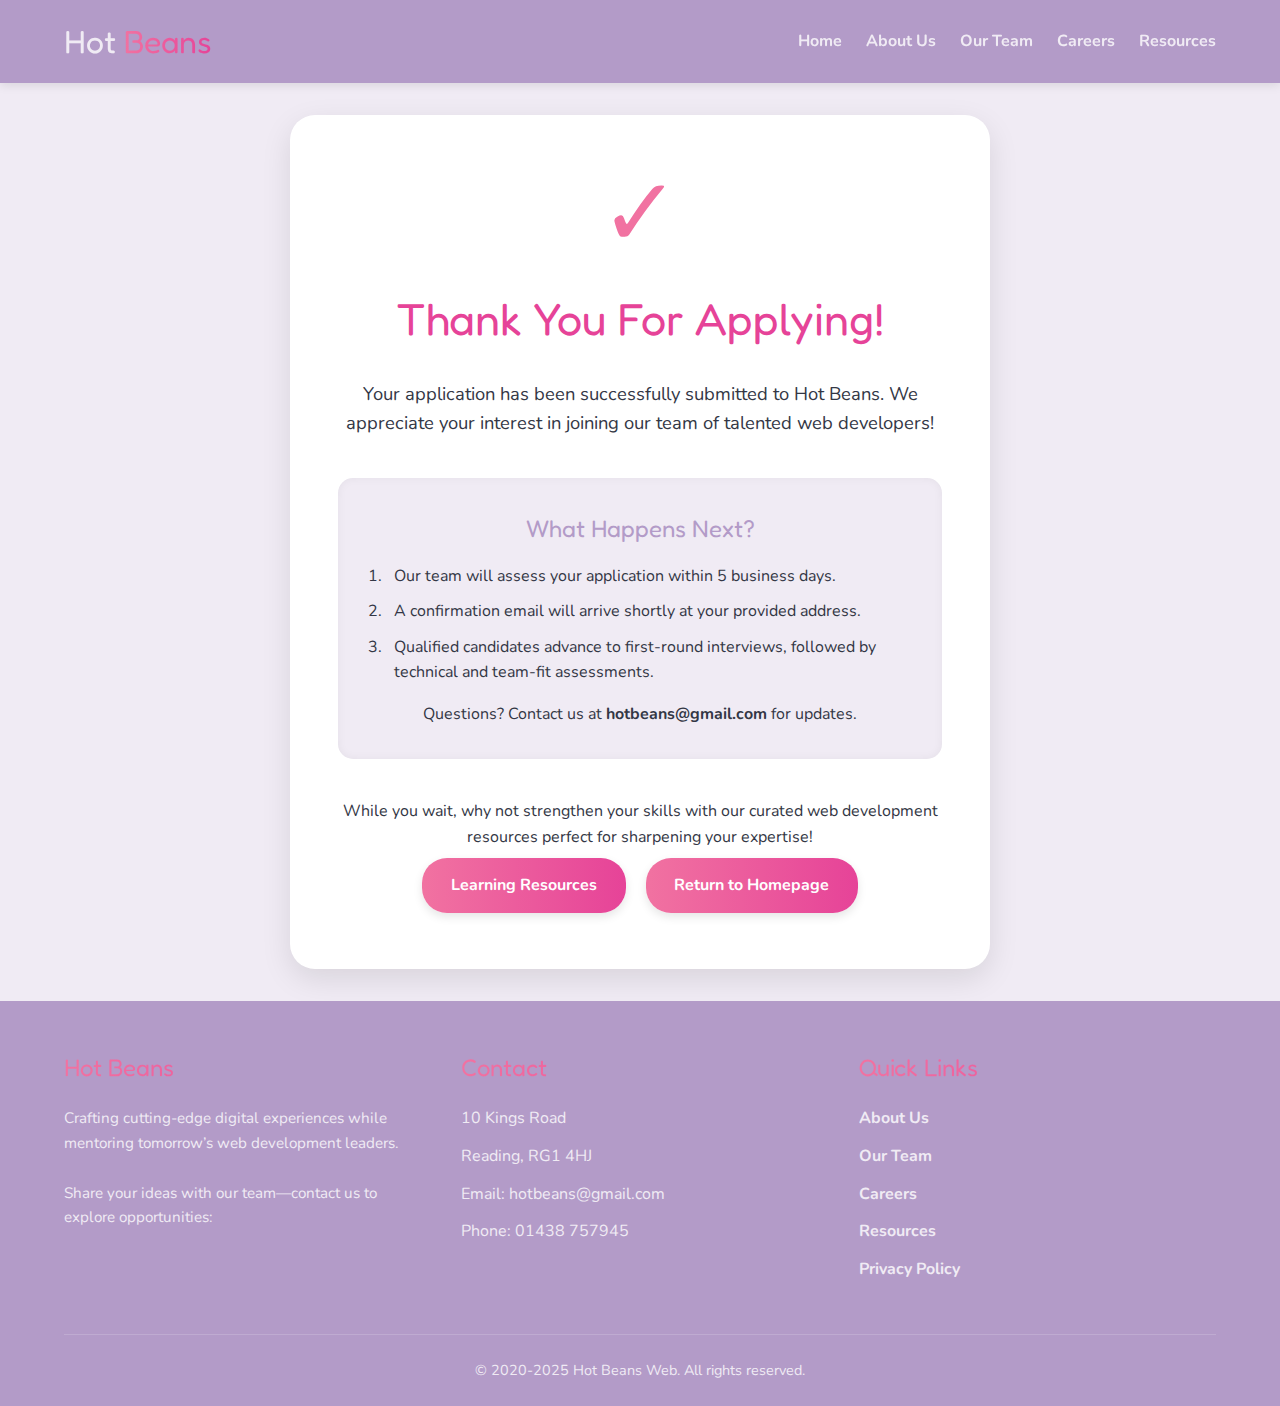
<file: thanks.html>
<!DOCTYPE html>
<html lang="en">
<head>
    <meta charset="UTF-8">
    <meta name="viewport" content="width=device-width, initial-scale=1.0">
    <link rel="icon" type="image/x-icon" href="img/logo.png">
    <link rel="stylesheet" href="styles.css">
    <title>Thanks - Hotbenas</title>
</head>
<body>
    <!-- Header with Navigation -->
    <header>
        <div class="container">
            <nav>
                <div class="logo">Hot<span>Beans</span></div>
                <div class="hamburger">
                    <span></span>
                    <span></span>
                    <span></span>
                    <span></span>
                    <span></span>
                </div>
                <ul class="nav-links">
                    <li><a href="index.html">Home</a></li>
                    <li><a href="about.html">About Us</a></li>
                    <li><a href="team.html">Our Team</a></li>
                    <li><a href="careers.html">Careers</a></li>
                    <li><a href="courses.html">Resources</a></li>
                </ul>
            </nav>
        </div>
    </header>

<main>
    <div class="thank-you-container">
        <div class="success-icon">
            ✓
        </div>
        <h1 class="thank-you-title">Thank You For Applying!</h1>
        <p class="thank-you-message">
            Your application has been successfully submitted to Hot Beans. We appreciate your interest in joining our team of talented web developers!
        </p>
        
        <div class="next-steps">
            <h3>What Happens Next?</h3>
            <ol>
                <li>Our team will assess your application within 5 business days.</li>
                <li>A confirmation email will arrive shortly at your provided address.</li>
                <li>Qualified candidates advance to first-round interviews, followed by technical and team-fit assessments.</li>
            </ol>
            <p>Questions? Contact us at <strong>hotbeans@gmail.com</strong> for updates.</p>
        </div>
        
        <p>While you wait, why not strengthen your skills with our curated web development resources perfect for sharpening your expertise!</p>
        
        <a href="courses.html" class="btn">Learning Resources</a>
        <a href="index.html" class="btn">Return to Homepage</a>
    </div>
</main>

    <!-- Footer -->
    <footer>
        <div class="container">
            <div class="footer-content">
                <div class="footer-column">
                    <h3>Hot Beans</h3>
                    <p>Crafting cutting-edge digital experiences while mentoring tomorrow’s web development leaders.</p>
                    <br>
                    <p>Share your ideas with our team—contact us to explore opportunities:</p>
                </div>
                <div class="footer-column">
                    <h3>Contact</h3>
                    <ul class="footer-links">
                        <li>10 Kings Road</li>
                        <li>Reading, RG1 4HJ</li>
                        <li>Email: hotbeans@gmail.com</li>
                        <li>Phone: 01438 757945</li>
                    </ul>
                </div>
              
                <div class="footer-column">
                    <h3>Quick Links</h3>
                    <ul class="footer-links">
                        <li><a href="about.html">About Us</a></li>
                        <li><a href="team.html">Our Team</a></li>
                        <li><a href="careers.html">Careers</a></li>
                        <li><a href="courses.html">Resources</a></li>
                        <li><a href="privacy.html">Privacy Policy</a></li>
                    </ul>
                </div>
            </div>
            <div class="footer-bottom">
                <p>&copy; 2020-2025 Hot Beans Web. All rights reserved.</p>
            </div>
        </div>
    </footer>
</body>
<script src="script.js"></script>
</html>
</file>
<file: styles.css>
/* Import Google Fonts: Fredoka One for headings, Nunito for body */
@import url('https://fonts.googleapis.com/css2?family=Fredoka+One&family=Nunito:wght@400;700&display=swap');

:root {
  /* New Palette */
  --dusty-blue: #A1C3D1;
  --muted-purple: #B39BC8;
  --light-lavender: #F0EBF4; /* Primary light background */
  --bright-pink: #F172A1;    /* Primary accent */
  --strong-pink: #E64398;   /* Secondary accent / Gradient end */

  /* Font Variables */
  --font-headings: 'Fredoka One', cursive;
  --font-body: 'Nunito', sans-serif;

  /* General Purpose Colors */
  --background-main: var(--light-lavender);
  --text-primary: #333745; /* Dark color for text on light backgrounds for readability */
  --text-on-dark-bg: var(--light-lavender);
  --text-on-accent-bg: #FFFFFF; /* White text on pink buttons/accents */

  --header-footer-bg: var(--muted-purple); /* Using muted purple for header/footer */
  --card-bg: #FFFFFF; /* Pure white for cards to stand out on lavender bg */
  
  --gradient-start: var(--bright-pink);
  --gradient-end: var(--strong-pink);

  /* --- Mapping to old variable names for easier transition (can be refactored later) --- */
  /* These direct mappings might need adjustment based on visual outcome */
  --primary-teal: var(--bright-pink); /* Replaced with primary accent */
  --primary-blue: var(--strong-pink); /* Replaced with secondary accent */
  --dark-green: var(--muted-purple);  /* Replaced with a color from the new palette */
  --white: #FFFFFF; /* Retaining pure white for specific uses if needed */
  --light-gray: var(--light-lavender); /* Main light background */
  --dark-gray: var(--text-primary);  /* Main text color */
  --accent-orange: var(--bright-pink); /* Replaced orange with primary pink accent */
  --deep-purple: var(--header-footer-bg); /* Header/footer background */
}

* {
  margin: 0;
  padding: 0;
  box-sizing: border-box;
}

body {
  font-family: var(--font-body);
  background-color: var(--background-main);
  color: var(--text-primary);
  line-height: 1.6;
}

header {
  background-color: var(--header-footer-bg);
  color: var(--text-on-dark-bg);
  padding: 1rem 0;
  position: sticky;
  top: 0;
  z-index: 100;
  box-shadow: 0 2px 10px rgba(0,0,0,0.1);
}

.container {
  width: 90%;
  max-width: 1200px;
  margin: 0 auto;
}

nav {
  display: flex;
  justify-content: space-between;
  align-items: center;
}

.logo {
  font-family: var(--font-headings);
  font-size: 2rem; /* Slightly larger for the cartoonish font */
  font-weight: normal; /* Fredoka One is already bold */
  display: flex;
  align-items: center;
  color: var(--text-on-dark-bg);
}

.logo span {
  background: linear-gradient(90deg, var(--gradient-start), var(--gradient-end));
  -webkit-background-clip: text;
  -webkit-text-fill-color: transparent;
  margin-left: 0.25em; /* Adjust spacing if needed */
}

.section-title {
  font-family: var(--font-headings);
  text-align: center;
  margin-bottom: 2.5rem;
  font-size: 2.8rem; /* Adjusted for heading font */
  color: var(--muted-purple); /* Using purple for main section titles */
  font-weight: normal;
}

.section-title span { /* Gradient for parts of section titles */
  background: linear-gradient(90deg, var(--gradient-start), var(--gradient-end));
  -webkit-background-clip: text;
  -webkit-text-fill-color: transparent;
}

.nav-links {
  display: flex;
  list-style: none;
}

.nav-links li {
  margin-left: 1.5rem;
}

.nav-links a {
  color: var(--text-on-dark-bg);
  text-decoration: none;
  transition: color 0.3s;
  font-weight: 700; /* Bolder Nunito for nav links */
  font-size: 1rem;
}

.nav-links a:hover,
.nav-links a.active { /* Ensure .active also gets hover color */
  color: var(--bright-pink); /* Pink for hover/active */
}

.hamburger {
  display: none;
  flex-direction: column;
  cursor: pointer;
}

.hamburger span {
  background: var(--text-on-dark-bg);
  height: 3px;
  width: 25px;
  margin: 3px 0;
  border-radius: 3px; /* Rounded hamburger lines */
}

/* .active class for nav links is handled by nav-links a.active now */

.hero {
  /* Using dusty blue for hero, consider an image or pattern later */
  background-color: var(--strong-pink); 
  /* Optional: Add a subtle pattern or keep it solid */
  /* background-image: linear-gradient(135deg, var(--dusty-blue) 0%, var(--muted-purple) 100%); */
  color: var(--white); /* White text on this background */
  text-align: center;
  padding: 4rem 1rem;
}

.hero h1 {
  font-family: var(--font-headings);
  font-size: 3.5rem; /* Larger for hero heading */
  margin-bottom: 1rem;
  font-weight: normal;
  color: var(--white);
}

.hero h1 .gradient-text { /* Ensure gradient text in hero is distinct */
    background: linear-gradient(90deg, #FFF, var(--light-lavender)); /* Lighter gradient for hero */
    -webkit-background-clip: text;
    -webkit-text-fill-color: transparent;
}


.hero p {
  font-size: 1.2rem;
  max-width: 700px;
  margin: 0 auto 2rem;
  color: var(--light-lavender); /* Lighter text for hero paragraph */
}

.logo-container {
  display: flex;
  justify-content: center;
  margin: 30px 0;
}

.centered-logo {
  width: 180px; /* Adjusted size */
  height: auto;
  border-radius: 25px; /* More rounded */
  box-shadow: 0 6px 15px rgba(0, 0, 0, 0.15);
  transition: transform 0.3s ease;
}
.centered-logo:hover {
    transform: scale(1.05);
}

.btn {
  display: inline-block;
  font-family: var(--font-body); /* Using body font for buttons, but bold */
  font-weight: 700;
  background: linear-gradient(90deg, var(--gradient-start), var(--gradient-end));
  color: var(--text-on-accent-bg);
  padding: 0.9rem 1.8rem; /* Slightly larger padding */
  border-radius: 25px; /* Rounded buttons */
  text-decoration: none;
  transition: transform 0.2s ease-out, box-shadow 0.2s ease-out;
  border: none;
  box-shadow: 0 4px 10px rgba(0,0,0,0.1);
  cursor: pointer;
}

.btn:hover,.btn:focus {
  transform: translateY(-2px) scale(1.02);
  box-shadow: 0 6px 15px rgba(241, 114, 161, 0.4); /* Shadow with pink hue */
}

.btn-secondary {
  background: var(--dusty-blue);
  color: var(--white);
}

.btn-secondary:hover, .btn-secondary:focus {
  background: var(--muted-purple);
  box-shadow: 0 6px 15px rgba(179, 155, 200, 0.4); /* Shadow with purple hue */
}

.gradient-text {
  background: linear-gradient(90deg, var(--gradient-start), var(--gradient-end));
  -webkit-background-clip: text;
  -webkit-text-fill-color: transparent;
  display: inline-block;
}

.section {
  padding: 4rem 0;
}

.about-content {
  display: flex;
  gap: 2.5rem; /* Increased gap */
  align-items: center;
}

.about-image {
  flex: 1;
  border-radius: 20px; /* More rounded */
  overflow: hidden;
  box-shadow: 0 8px 20px rgba(0,0,0,0.1);
}

.about-image img {
  width: 100%;
  display: block;
}

.about-text {
  flex: 1;
}

.about-text h3 {
  font-family: var(--font-headings);
  font-weight: normal;
  color: var(--strong-pink); /* Strong pink for subheadings */
  margin-bottom: 1rem;
  font-size: 1.8rem;
}

.about-text p, .privacy-text p {
  margin-bottom: 1rem;
  font-size: 1.05rem;
  color: var(--text-primary);
}

.privacy-text h3 {
  font-family: var(--font-headings);
  font-weight: normal;
  color: var(--strong-pink);
  margin-bottom: 1rem;
  font-size: 1.6rem;
}

.stats {
  display: flex;
  justify-content: space-around;
  text-align: center;
  margin-top: 3rem;
  flex-wrap: wrap;
  background-color: var(--card-bg); /* Give stats a card-like bg */
  padding: 2rem;
  border-radius: 20px;
  box-shadow: 0 5px 15px rgba(0,0,0,0.05);
}

.stat-item {
  flex: 1;
  min-width: 200px;
  margin: 1rem;
}

.stat-number {
  font-family: var(--font-headings);
  font-weight: normal;
  font-size: 3rem;
  background: linear-gradient(90deg, var(--gradient-start), var(--gradient-end));
  -webkit-background-clip: text;
  -webkit-text-fill-color: transparent;
  margin-bottom: 0.5rem;
}
.stat-text {
    font-weight: 700;
    color: var(--muted-purple);
}

.developers {
  background-color: rgb(240, 199, 206); /* Section bg */
}
#developers .section-title { /* Make section title white on dusty blue bg */
    color: var(--white);
}
#developers .section-title span { /* Adjust gradient for visibility */
    background: linear-gradient(90deg, var(--light-lavender), #ffeeff);
    -webkit-background-clip: text;
    -webkit-text-fill-color: transparent;
}


.dev-grid {
  display: grid;
  grid-template-columns: repeat(auto-fit, minmax(300px, 1fr)); /* Slightly larger cards */
  gap: 2rem;
}

.dev-card {
  background-color: var(--card-bg);
  border-radius: 20px; /* Rounded cards */
  overflow: hidden;
  box-shadow: 0 5px 15px rgba(0,0,0,0.08);
  transition: transform 0.3s, box-shadow 0.3s;
  border-top: 5px solid;
  border-image: linear-gradient(90deg, var(--gradient-start), var(--gradient-end)) 1;
  display: flex;
  flex-direction: column;
}

.dev-card:hover {
  transform: translateY(-8px);
  box-shadow: 0 10px 25px rgba(0,0,0,0.12);
}

.dev-image {
  height: 220px; /* Adjusted height */
  overflow: hidden;
}

.dev-image img {
  width: 100%;
  height: 100%;
  object-fit: cover;
}

.dev-info {
  padding: 1.5rem;
  flex-grow: 1; /* Allows text to take available space */
}

.dev-info h3 {
  font-family: var(--font-headings);
  font-weight: normal;
  margin-bottom: 0.5rem;
  color: var(--strong-pink);
  font-size: 1.6rem;
}

.dev-title {
  color: var(--muted-purple);
  font-weight: 700; /* Bold Nunito */
  margin-bottom: 1rem;
  font-size: 1rem;
}
.dev-info p {
    font-size: 0.95rem;
    line-height: 1.5;
}


.button-container {
  display: flex;
  justify-content: center;
  margin-top: 30px;
}

.center-button { /* Inherits .btn styles, can add specifics if needed */
  padding: 1rem 2rem; /* Make it prominent */
}

.jobs-container {
  max-width: 800px;
  margin: 0 auto;
}

.job-card {
  background-color: var(--card-bg);
  margin-bottom: 2rem;
  border-radius: 15px; /* Rounded job cards */
  padding: 2rem; /* More padding */
  box-shadow: 0 4px 12px rgba(0,0,0,0.08);
  border-left: 5px solid var(--bright-pink);
}

.job-title {
  font-family: var(--font-headings);
  font-weight: normal;
  color: var(--strong-pink);
  margin-bottom: 0.75rem;
  font-size: 1.7rem;
}

.job-meta {
  display: flex;
  gap: 0.75rem; /* Adjusted gap */
  flex-wrap: wrap;
  margin-bottom: 1rem;
  font-size: 0.9rem;
}

.job-meta span {
  background-color: var(--light-lavender); /* Light lavender for tags */
  color: var(--muted-purple); /* Purple text on tags */
  padding: 0.4rem 0.9rem;
  border-radius: 15px; /* Rounded tags */
  display: inline-flex;
  align-items: center;
  font-weight: 700;
}

.job-meta i {
  margin-right: 0.3rem;
}

.job-description {
  margin-bottom: 1rem;
}

.job-requirements h4,
.job-description h4,
.job-qualifications h4 {
  font-family: var(--font-headings);
  font-weight: normal;
  color: var(--muted-purple); /* Purple for these subheadings */
  margin: 1.5rem 0 0.75rem;
  font-size: 1.3rem;
}

.job-description ul,
.job-requirements ul,
.job-qualifications ul {
  padding-left: 1.5rem;
  list-style-type: '🩷'; /* Fun list style */
  margin-left: 0.5rem;
}
.job-description ul li,
.job-requirements ul li,
.job-qualifications ul li {
    padding-left: 0.5rem;
    margin-bottom: 0.3rem;
}


.apply-section {
  background: linear-gradient(135deg, rgba(241, 114, 161, 0.05), rgba(230, 67, 152, 0.1)); /* Subtle pink gradient */
}

.form-container {
  max-width: 700px;
  margin: 0 auto;
  background-color: var(--card-bg);
  padding: 2.5rem; /* More padding */
  border-radius: 20px; /* Rounded form container */
  box-shadow: 0 5px 20px rgba(0,0,0,0.1);
}

.form-group {
  margin-bottom: 1.5rem;
}

label {
  display: block;
  margin-bottom: 0.6rem; /* Increased margin */
  font-weight: 700; /* Bold Nunito for labels */
  color: var(--muted-purple);
  font-size: 1rem;
}

input[type="text"],
input[type="email"],
input[type="tel"],
input[type="url"],
input[type="date"],
select,
textarea {
  width: 100%;
  padding: 0.9rem; /* Increased padding */
  border: 1px solid var(--dusty-blue); /* Dusty blue border */
  border-radius: 10px; /* Rounded inputs */
  font-size: 1rem;
  font-family: var(--font-body);
  background-color: var(--light-lavender); /* Light lavender input bg */
  color: var(--text-primary);
  transition: border-color 0.3s, box-shadow 0.3s;
}

input:focus, select:focus, textarea:focus {
  outline: none;
  border-color: var(--bright-pink);
  box-shadow: 0 0 0 3px rgba(241, 114, 161, 0.2); /* Pink focus glow */
}

textarea {
  min-height: 150px;
  resize: vertical;
}

/* Custom styling for checkboxes */
.form-group input[type="checkbox"] {
    width: auto; /* Override full width for checkboxes */
    margin-right: 0.5rem;
    accent-color: var(--bright-pink); /* Modern way to style checkbox color */
    transform: scale(1.2); /* Make checkbox slightly larger */
}
.form-group input[type="checkbox"] + label {
    display: inline; /* Keep label next to checkbox */
    font-weight: normal; /* Normal weight for checkbox labels */
    color: var(--text-primary);
}


.resources {
  background-color: var(--background-main);
}

.resources-grid {
  display: grid;
  grid-template-columns: repeat(auto-fit, minmax(300px, 1fr));
  gap: 2rem;
}

.resource-card {
  background-color: var(--card-bg);
  border-radius: 20px;
  overflow: hidden;
  box-shadow: 0 5px 15px rgba(0,0,0,0.08);
  transition: transform 0.3s, box-shadow 0.3s;
  border-bottom: 5px solid;
  border-image: linear-gradient(90deg, var(--gradient-start), var(--gradient-end)) 1;
  display: flex;
  flex-direction: column;
}

.resource-card:hover {
  transform: translateY(-8px);
  box-shadow: 0 10px 25px rgba(0,0,0,0.12);
}

.resource-image {
  height: 180px; /* Adjusted height */
  overflow: hidden;
}

.resource-image img {
  width: 100%;
  height: 100%;
  object-fit: cover;
}

.resource-info {
  padding: 1.5rem;
  flex-grow: 1;
  display: flex;
  flex-direction: column; /* Align button to bottom */
}

.resource-info h3 {
  font-family: var(--font-headings);
  font-weight: normal;
  margin-bottom: 0.5rem;
  color: var(--strong-pink);
  font-size: 1.5rem;
}

.resource-info p {
  margin-bottom: 1.5rem; /* More space before button */
  min-height: 3rem; /* Adjusted min-height */
  flex-grow: 1;
}
.resource-info .btn {
    margin-top: auto; /* Pushes button to bottom if content is short */
    align-self: flex-start; /* Align button to left */
}


.thank-you-container {
  max-width: 700px; /* Adjusted width */
  margin: 2rem auto; /* Add some margin */
  padding: 3rem; /* Increased padding */
  text-align: center;
  background-color: var(--card-bg);
  border-radius: 25px; /* More rounded */
  box-shadow: 0 10px 30px rgba(0,0,0,0.1);
}

.success-icon {
  font-size: 6rem; /* Larger icon */
  color: var(--bright-pink); /* Pink success icon */
  margin-bottom: 1.5rem; /* Adjusted margin */
  font-family: var(--font-headings); /* Use heading font if it looks good */
  line-height: 1;
}

.thank-you-title {
  font-family: var(--font-headings);
  font-weight: normal;
  color: var(--strong-pink);
  margin-bottom: 1.5rem;
  font-size: 2.8rem;
}

.thank-you-message {
  font-size: 1.15rem; /* Slightly larger */
  margin-bottom: 2.5rem; /* More space */
  color: var(--text-primary);
}

.next-steps {
  background-color: var(--light-lavender); /* Light lavender bg */
  border-radius: 15px; /* Rounded */
  padding: 2rem;
  box-shadow: inset 0 0 10px rgba(0,0,0,0.05); /* Inner shadow */
  margin-bottom: 2.5rem;
}

.next-steps h3 {
  font-family: var(--font-headings);
  font-weight: normal;
  color: var(--muted-purple);
  margin-bottom: 1rem;
  font-size: 1.5rem;
}

.next-steps ol {
  text-align: left;
  padding-left: 1rem; /* Reduced padding */
  margin-bottom: 1rem;
  color: var(--text-primary);
  list-style-type: decimal; /* Standard decimal list */
}
.next-steps ol li {
    margin-bottom: 0.6rem;
    padding-left: 0.5rem;
}

.thank-you-container .btn {
    margin: 0.5rem; /* Space out buttons */
}


footer {
  background-color: var(--header-footer-bg);
  color: var(--text-on-dark-bg);
  padding: 3rem 0 1.5rem; /* Adjusted padding */
}

.footer-content {
  display: grid;
  grid-template-columns: repeat(auto-fit, minmax(220px, 1fr)); /* Wider columns */
  gap: 2.5rem; /* Increased gap */
  margin-bottom: 2.5rem;
}

.footer-column h3 {
  font-family: var(--font-headings);
  font-weight: normal;
  background: linear-gradient(90deg, var(--bright-pink), var(--strong-pink));
  -webkit-background-clip: text;
  -webkit-text-fill-color: transparent;
  margin-bottom: 1.2rem; /* Increased margin */
  font-size: 1.5rem; /* Larger footer headings */
}
.footer-column p {
    font-size: 0.95rem;
    color: var(--light-lavender); /* Lighter text for footer p */
}

.footer-links {
  list-style: none;
}

.footer-links li {
  margin-bottom: 0.75rem; /* Increased spacing */
}

.footer-links a {
  color: var(--light-lavender); /* Lighter link color */
  text-decoration: none;
  transition: color 0.3s;
  font-weight: 700; /* Bold Nunito */
}

.footer-links a:hover {
  color: var(--bright-pink); /* Pink hover for footer links */
}

.footer-bottom {
  text-align: center;
  padding-top: 1.5rem;
  border-top: 1px solid rgba(240, 235, 244, 0.2); /* Lighter border */
  font-size: 0.9rem;
  color: var(--light-lavender);
}

/* Responsive */
@media (max-width: 768px) {
  nav {
    flex-direction: column;
    align-items: flex-start;
  }

  .hamburger {
    display: flex;
    position: absolute;
    top: 1.7rem; /* Adjusted for potentially taller header */
    right: 1.5rem; /* More spacing */
  }

  .nav-links {
    display: none;
    flex-direction: column;
    width: 100%;
    background-color: var(--header-footer-bg);
    padding: 1rem 0;
    margin-top: 0.5rem; /* Space from logo */
    border-top: 1px solid rgba(240, 235, 244, 0.1);
  }

  .nav-links.active {
    display: flex;
  }

  .nav-links li {
    margin: 10px 0;
    text-align: center;
  }

  .about-content {
    flex-direction: column;
  }

  .about-image, .about-text {
    flex: 1 0 100%;
  }

  .hero h1 {
    font-size: 2.8rem; /* Adjusted for mobile */
  }
  .hero p {
    font-size: 1.1rem;
  }

  .section-title {
    font-size: 2.2rem; /* Adjusted for mobile */
  }

  .stats {
    flex-direction: column;
    align-items: center;
    padding: 1.5rem;
  }
  .stat-item {
    min-width: auto;
    margin: 1rem 0;
  }
  .stat-number {
    font-size: 2.5rem;
  }

  .dev-grid {
    grid-template-columns: 1fr; /* Stack dev cards on mobile */
  }
  .resource-grid {
    grid-template-columns: 1fr; /* Stack resource cards on mobile */
  }
  .form-container {
      padding: 1.5rem;
  }
  .thank-you-container {
      padding: 2rem 1.5rem;
  }
  .thank-you-title {
      font-size: 2.2rem;
  }
  .success-icon {
      font-size: 5rem;
  }
}
</file>
